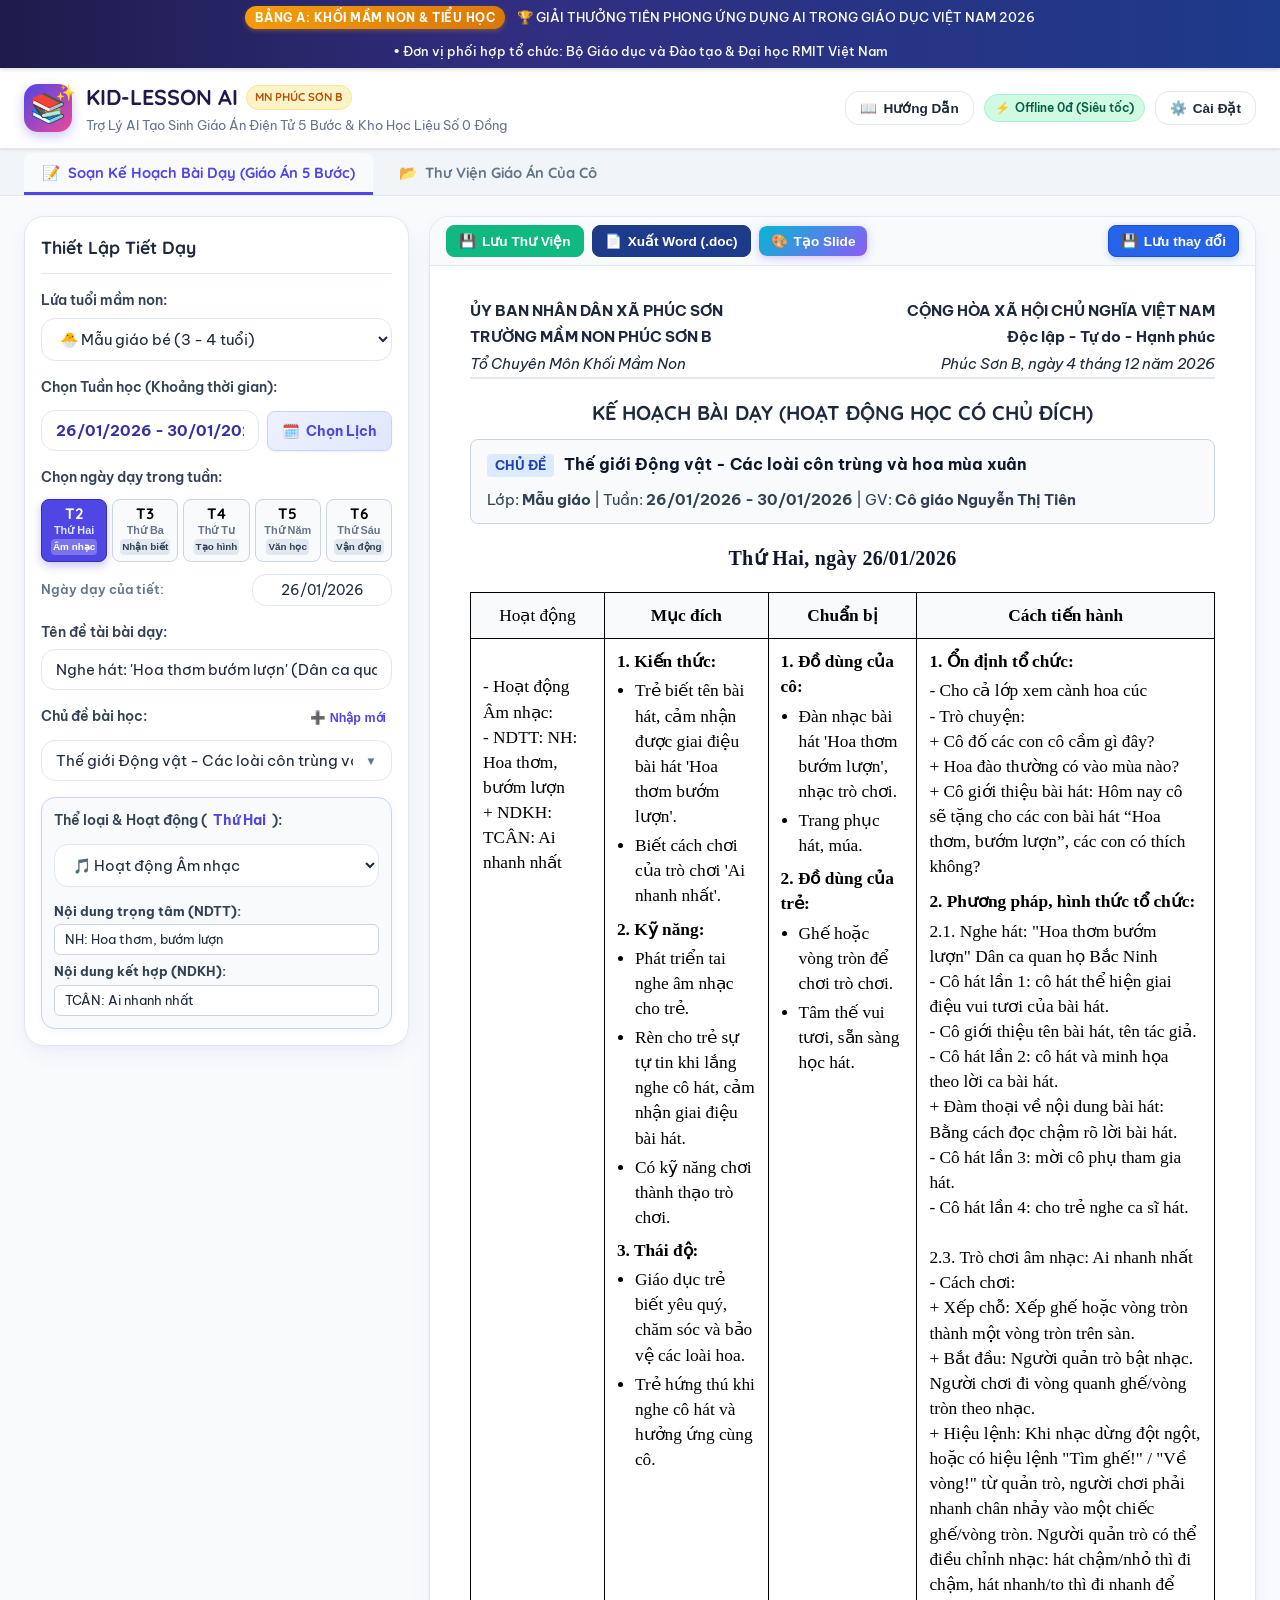
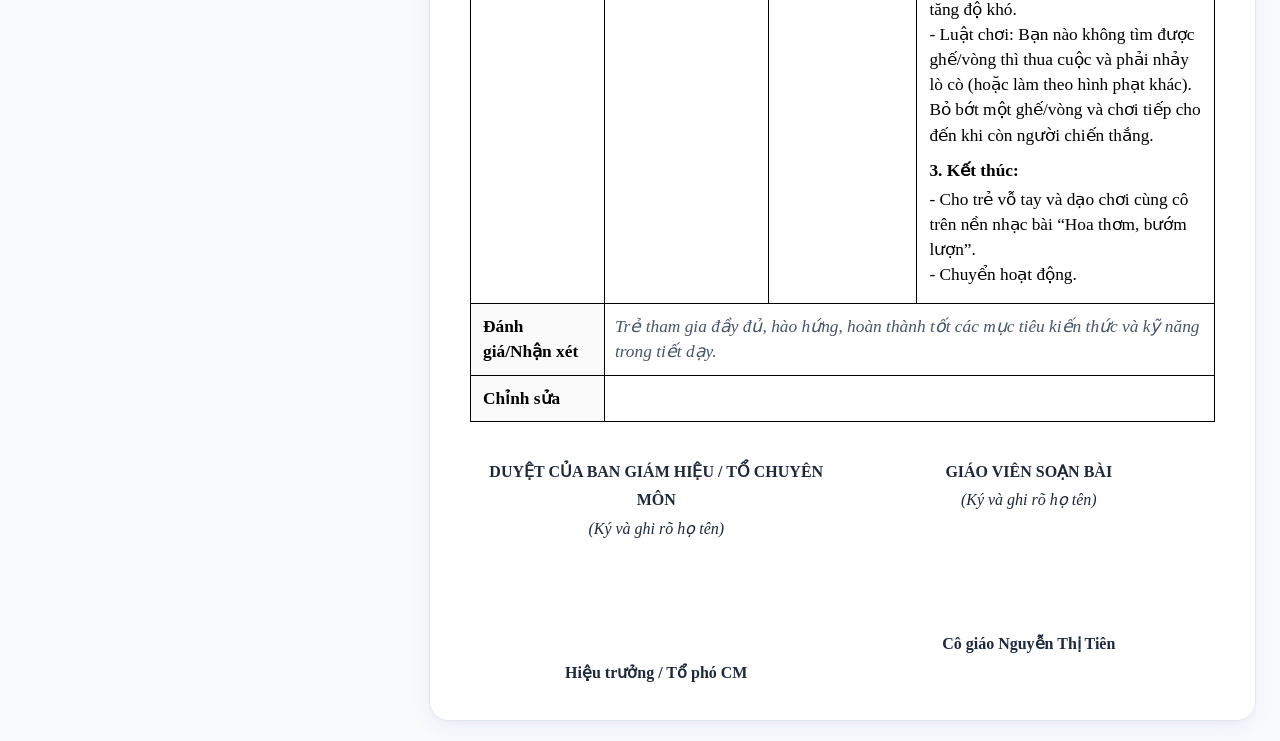
<file: index.html>
<!DOCTYPE html>
<html lang="vi">
<head>
  <meta charset="UTF-8">
  <meta name="viewport" content="width=device-width, initial-scale=1.0, maximum-scale=1.0, user-scalable=no, viewport-fit=cover">
  <title>KID-LESSON AI | Trợ Lý Soạn Giáo Án Điện Tử & Kho Học Liệu Số Mầm Non</title>
  <meta name="description" content="Hệ thống Trợ lý Trí tuệ nhân tạo tạo sinh trong xây dựng Kế hoạch bài dạy (Giáo án) điện tử 5 bước chuẩn Bộ GD&ĐT và thiết kế kho học liệu số đa phương tiện 0 đồng tại Trường Mầm non Phúc Sơn B.">
  <meta name="keywords" content="KID-LESSON AI, Giáo án mầm non, Trợ lý AI giáo viên, Học liệu số, Mầm non Phúc Sơn B, Giải thưởng AI GDVN 2026, Bộ GD&ĐT, RMIT">
  <link rel="stylesheet" href="css/style.css?v=1.0">
  <link rel="stylesheet" href="css/print.css?v=1.0" media="print">
  <link rel="icon" href="data:image/svg+xml,<svg xmlns=%22http://www.w3.org/2000/svg%22 viewBox=%220 0 100 100%22><text y=%22.9em%22 font-size=%2290%22>📚</text></svg>">
</head>
<body>

  <!-- DẢI THÔNG TIN DỰ THI QUỐC GIA -->
  <div class="competition-strip">
    <span class="comp-badge">BẢNG A: KHỐI MẦM NON & TIỂU HỌC</span>
    <span>🏆 GIẢI THƯỞNG TIÊN PHONG ỨNG DỤNG AI TRONG GIÁO DỤC VIỆT NAM 2026</span>
    <span>• Đơn vị phối hợp tổ chức: Bộ Giáo dục và Đào tạo & Đại học RMIT Việt Nam</span>
  </div>

  <!-- TOP HEADER -->
  <header class="app-top-header">
    <div class="header-inner">
      <div class="brand-section">
        <div class="brand-icon-wrap">
          <span>📚</span>
          <span class="sparkle-badge">✨</span>
        </div>
        <div class="brand-text-col">
          <h1 class="brand-title">
            KID-LESSON AI
            <span class="brand-tag">MN PHÚC SƠN B</span>
          </h1>
          <p class="brand-sub">Trợ Lý AI Tạo Sinh Giáo Án Điện Tử 5 Bước & Kho Học Liệu Số 0 Đồng</p>
        </div>
      </div>

      <div class="header-actions">
        <!-- Nút Hướng Dẫn Sử Dụng -->
        <button class="btn-header-action" id="btn-open-guide" title="Xem cẩm nang hướng dẫn sử dụng 3 bước">
          <span>📖</span> Hướng Dẫn
        </button>

        <!-- Trạng thái Dual-Engine AI -->
        <div class="engine-status-pill offline" id="engine-status-pill" title="Chế độ vận hành">
          <span>⚡</span> Offline 0đ (Siêu tốc)
        </div>

        <!-- Nút Cài đặt AI & Tác giả -->
        <button class="btn-header-action" id="btn-open-settings" title="Cấu hình Google Gemini AI Key & Thông tin giáo viên">
          <span>⚙️</span> Cài Đặt
        </button>
      </div>
    </div>
  </header>

  <!-- NAVIGATION TABS -->
  <nav class="app-navbar">
    <div class="nav-tabs-container">
      <button class="nav-tab-btn active" data-tab="tab-lesson-plan">
        <span>📝</span> Soạn Kế Hoạch Bài Dạy (Giáo Án 5 Bước)
      </button>
      <button class="nav-tab-btn" data-tab="tab-library">
        <span>📂</span> Thư Viện Giáo Án Của Cô
      </button>
    </div>
  </nav>

  <!-- MAIN WORKSPACE -->
  <main class="app-main-layout">

    <!-- ==========================================
         TAB 1: SOẠN KẾ HOẠCH BÀI DẠY (GIÁO ÁN ĐIỆN TỬ 5 BƯỚC)
         ========================================== -->
    <section class="tab-content-panel active" id="tab-lesson-plan">
      <div class="workspace-grid">
        
        <!-- CỘT TRÁI: BẢNG ĐIỀU KHIỂN & CHỌN ĐỀ TÀI -->
        <aside class="config-sidebar">
          <div class="sidebar-title-row">
            <h3 class="sidebar-heading">
              Thiết Lập Tiết Dạy
            </h3>
          </div>

          <!-- 1. Chọn Lứa Tuổi -->
          <div class="form-group">
            <label class="form-label" for="select-age">
              Lứa tuổi mầm non:
            </label>
            <select class="custom-select" id="select-age">
              <!-- Đổ dữ liệu từ js/data_preschool.js -->
            </select>
          </div>

          <!-- 2. Chọn Tuần Học (Range Date) -->
          <div class="form-group">
            <label class="form-label" for="input-week-range">
              Chọn Tuần học (Khoảng thời gian):
            </label>
            <div class="week-input-wrapper">
              <input type="text" class="custom-input" id="input-week-range" 
                     value="26/01/2026 - 30/01/2026" 
                     placeholder="DD/MM/YYYY - DD/MM/YYYY" 
                     title="Bấm để mở cửa sổ chọn lịch tuần học">
              <button type="button" class="btn-calendar-trigger" id="btn-open-week-calendar" title="Mở Cửa Sổ Chọn Lịch Tuần Học">
                <span>🗓️</span> Chọn Lịch
              </button>
            </div>
          </div>

          <!-- 3. Chọn Ngày Trong Tuần (Thứ 2, 3, 4, 5, 6) -->
          <div class="form-group">
            <label class="form-label">
              Chọn ngày dạy trong tuần:
            </label>
            <!-- Chọn ngày dạy trong tuần -->
            <div class="day-pills-container" id="day-pills-container">
              <button type="button" class="day-pill-btn active" data-day="mon" id="day-pill-mon">
                <span class="day-code">T2</span>
                <span class="day-name">Thứ Hai</span>
                <span class="day-badge" id="badge-mon">Âm nhạc</span>
              </button>
              <button type="button" class="day-pill-btn" data-day="tue" id="day-pill-tue">
                <span class="day-code">T3</span>
                <span class="day-name">Thứ Ba</span>
                <span class="day-badge" id="badge-tue">Nhận biết</span>
              </button>
              <button type="button" class="day-pill-btn" data-day="wed" id="day-pill-wed">
                <span class="day-code">T4</span>
                <span class="day-name">Thứ Tư</span>
                <span class="day-badge" id="badge-wed">Tạo hình</span>
              </button>
              <button type="button" class="day-pill-btn" data-day="thu" id="day-pill-thu">
                <span class="day-code">T5</span>
                <span class="day-name">Thứ Năm</span>
                <span class="day-badge" id="badge-thu">Văn học</span>
              </button>
              <button type="button" class="day-pill-btn" data-day="fri" id="day-pill-fri">
                <span class="day-code">T6</span>
                <span class="day-name">Thứ Sáu</span>
                <span class="day-badge" id="badge-fri">Vận động</span>
              </button>
            </div>
            <div style="display: flex; align-items: center; justify-content: space-between; margin-top: 6px;">
              <span style="font-size: 0.8rem; color: #64748b; font-weight: 600;">Ngày dạy của tiết:</span>
              <input type="text" class="custom-input" id="input-lesson-date" value="26/01/2026" placeholder="DD/MM/YYYY" style="width: 140px; padding: 6px 10px; font-size: 0.85rem; text-align: center;">
            </div>
          </div>

          <!-- 4. Tên đề tài bài học -->
          <div class="form-group">
            <label class="form-label" for="input-lesson-title">
              Tên đề tài bài dạy:
            </label>
            <input type="text" class="custom-input" id="input-lesson-title" 
                   value="Nghe hát: 'Hoa thơm bướm lượn' (Dân ca quan họ Bắc Ninh)" 
                   placeholder="Nhập tên đề tài bài dạy...">
          </div>

          <!-- 5. Chủ đề bài dạy (Combobox chọn nhanh & gõ tự do) -->
          <div class="form-group" style="position: relative; z-index: 10;">
            <div style="display: flex; justify-content: space-between; align-items: center; flex-wrap: wrap; gap: 4px;">
              <label class="form-label" for="input-topic" style="margin-bottom: 0;">
                Chủ đề bài học:
              </label>
              <div style="display: flex; gap: 6px; align-items: center;">
                <button type="button" class="btn-text-action" id="btn-clear-topic" title="Xóa để gõ chủ đề mới">
                  ➕ Nhập mới
                </button>
              </div>
            </div>

            <!-- Combobox đơn ô: Bấm vào là hiện toàn bộ danh sách chọn ngay mà không cần xóa chữ -->
            <div class="topic-combobox-wrapper" id="topic-combobox-wrapper" style="margin-top: 6px;">
              <input type="text" class="custom-input" id="input-topic" 
                     value="Thế giới Động vật - Các loài côn trùng và hoa mùa xuân" 
                     placeholder="Bấm vào để chọn chủ đề hoặc gõ chủ đề mới..."
                     autocomplete="off">
              <button type="button" class="btn-combobox-arrow" id="btn-toggle-topic-dropdown" title="Bấm mở danh sách tất cả chủ đề" tabindex="-1">
                ▼
              </button>
              <div class="topic-dropdown-menu" id="topic-dropdown-menu" style="display: none;">
                <!-- Đổ danh sách 24 chủ đề mầm non -->
              </div>
            </div>
          </div>

          <!-- 6. CẤU HÌNH THỂ LOẠI & NỘI DUNG HOẠT ĐỘNG (CHO NGÀY ĐANG CHỌN) -->
          <div class="form-group config-card-highlight">
            <div class="activity-config-header">
              <label class="form-label" for="select-activity-type" style="margin-bottom: 0;">
                Thể loại & Hoạt động (<strong id="active-day-label" style="color: #4f46e5;">Thứ Hai</strong>):
              </label>
            </div>

            <!-- Loại hoạt động chính -->
            <select class="custom-select" id="select-activity-type" style="margin-top: 6px;">
              <!-- Đổ từ data_preschool.js activityTypes -->
            </select>

            <!-- Các nội dung con linh hoạt theo từng thể loại hoạt động -->
            <div id="activity-subfields-container" style="margin-top: 8px; display: flex; flex-direction: column; gap: 6px;">
              <!-- Render động theo sơ đồ phân cấp từng thể loại hoạt động -->
            </div>
          </div>
        </aside>

        <!-- CỘT PHẢI: KẾ HOẠCH BÀI DẠY (GIÁO ÁN CHI TIẾT) -->
        <section class="lesson-display-container" id="lesson-display-container">
          <!-- Đổ nội dung giáo án hoàn chỉnh từ js/app.js -->
        </section>

      </div>
    </section>

    <!-- ==========================================
         TAB 2: THƯ VIỆN BÀI DẠY CỦA CÔ (LOCAL STORAGE LIBRARY)
         ========================================== -->
    <section class="tab-content-panel" id="tab-library">
      <div class="library-container">
        <div class="library-top-bar">
          <div>
            <h2 style="font-family: var(--font-heading); font-size: 1.4rem; color: #1e1b4b; display: flex; align-items: center; gap: 8px;">
              <span>📂</span> Kho Giáo Án & Học Liệu Đã Lưu
            </h2>
            <p style="font-size: 0.85rem; color: #64748b;">
              Toàn bộ bài dạy của cô được bảo mật lưu trên máy tính cá nhân (không lộ thông tin lên mạng).
            </p>
          </div>
          <div style="display: flex; gap: 10px; flex-wrap: wrap;">
            <button class="btn-tool" id="btn-export-library-json" title="Xuất toàn bộ giáo án ra file JSON để sao lưu hoặc gửi cho đồng nghiệp">
              <span>📤</span> Xuất File Sao Lưu
            </button>
            <button class="btn-tool" id="btn-import-library-json" title="Nhập danh sách giáo án từ file sao lưu JSON">
              <span>📥</span> Nhập File Giáo Án
            </button>
            <input type="file" id="file-import-input" accept=".json" style="display: none;">
          </div>
        </div>

        <div class="library-cards-grid" id="library-cards-grid">
          <!-- Đổ danh sách bài dạy đã lưu từ LocalStorage -->
        </div>
      </div>
    </section>

  </main>

  <!-- ==========================================
       MODAL: CÀI ĐẶT CẤU HÌNH AI & TÁC GIẢ
       ========================================== -->
  <div class="modal-backdrop" id="modal-settings">
    <div class="modal-window">
      <div class="modal-header">
        <h3 class="modal-title">
          <span>⚙️</span> Cài Đặt Trợ Lý AI & Thông Tin Sư Phạm
        </h3>
        <button type="button" class="btn-tool" id="btn-close-settings" style="border: none; font-size: 1.2rem;">✖</button>
      </div>
      <div class="modal-body">
        <div class="form-group">
          <label class="form-label" for="input-gemini-key">
            <span>🔑</span> Google Gemini API Key (Tùy chọn):
          </label>
          <div class="key-input-wrapper">
            <input type="password" class="custom-input" id="input-gemini-key" placeholder="AIzaSy... (Để trống để dùng chế độ Offline 0đ)">
            <button type="button" class="btn-toggle-eye" id="btn-toggle-key-visibility" title="Hiện/Ẩn mã Key">👁️</button>
            <button type="button" class="btn-test-key" id="btn-test-gemini-key" title="Kiểm tra kết nối trực tiếp với Google Gemini AI">⚡ Kiểm tra kết nối</button>
          </div>

          <!-- Banner phản hồi trạng thái Key trực quan theo thời gian thực -->
          <div id="key-status-banner" class="key-status-banner offline">
            <span class="status-banner-icon" id="key-status-icon">⚡</span>
            <div class="status-banner-body">
              <div class="status-banner-title" id="key-status-title">Chế độ Sư Phạm Heuristic Offline 0đ</div>
              <div class="status-banner-desc" id="key-status-desc">Hệ thống sẵn sàng hoạt động 100% không cần key, không cần Internet, chi phí 0đ.</div>
            </div>
          </div>

          <p style="font-size: 0.78rem; color: #64748b; margin-top: 4px;">
            💡 <em>KID-LESSON AI hoạt động 100% mượt mà ngay cả khi không có Key. Khi dán Key cá nhân, hệ thống sẽ tự động chuyển sang chế độ Cloud AI để sinh kế hoạch bài dạy và học liệu độc đáo không giới hạn.</em>
          </p>
        </div>

        <div class="form-group">
          <label class="form-label" for="select-gemini-model">
            <span>🧠</span> Mô hình AI sử dụng (Dùng chung 1 Key trên):
          </label>
          <select class="custom-select" id="select-gemini-model">
            <option value="gemini-2.5-flash">⚡ Gemini 2.5 Flash (Nhanh nhất & Tối ưu giáo dục - Khuyên dùng)</option>
            <option value="gemini-2.5-pro">💎 Gemini 2.5 Pro (Cao cấp nhất - Tư duy sư phạm & Sáng tạo thơ đỉnh cao)</option>
            <option value="gemini-1.5-pro">🌟 Gemini 1.5 Pro (Chuyên sâu, chuẩn cấu trúc Thông tư 51 Bộ GD&ĐT)</option>
            <option value="gemini-1.5-flash">🚀 Gemini 1.5 Flash (Bền bỉ, tiết kiệm hạn ngạch gọi)</option>
            <option value="custom">🛠️ Tùy chỉnh (Nhập mã mô hình khác...)</option>
          </select>
          <div id="wrapper-custom-model" style="display: none; margin-top: 6px;">
            <input type="text" class="custom-input" id="input-custom-model" placeholder="Nhập tên mô hình, ví dụ: gemini-2.0-flash-exp">
          </div>
          <p style="font-size: 0.78rem; color: #475569; margin-top: 4px; line-height: 1.45;">
            💡 <em><strong>Tin vui:</strong> Cùng 1 Google API Key, cô có toàn quyền sử dụng cả dòng mô hình <strong>Pro cao cấp</strong> lẫn dòng <strong>Flash</strong> mà không cần tạo key mới! Dòng <strong>Pro</strong> sáng tác thơ, truyện và kịch bản sư phạm tinh tế nhất; dòng <strong>Flash</strong> cho tốc độ phản hồi tức thì.</em>
          </p>
        </div>

        <div class="form-group">
          <label class="form-label" for="input-teacher-name">
            <span>👩‍🏫</span> Tên cô giáo phụ trách bài dạy:
          </label>
          <input type="text" class="custom-input" id="input-teacher-name" value="Cô giáo Nguyễn Thị Tiên" placeholder="Ví dụ: Cô giáo Nguyễn Thị Tiên">
        </div>

        <div class="form-group">
          <label class="form-label" for="input-school-name">
            <span>🏫</span> Đơn vị công tác:
          </label>
          <input type="text" class="custom-input" id="input-school-name" value="Trường Mầm non Phúc Sơn B" placeholder="Ví dụ: Trường Mầm non Phúc Sơn B">
        </div>
      </div>
      <div class="modal-footer">
        <button type="button" class="btn-primary" id="btn-save-settings">
          Lưu Cấu Hình
        </button>
      </div>
    </div>
  </div>

  <!-- ==========================================
       MODAL: HƯỚNG DẪN SỬ DỤNG 3 BƯỚC
       ========================================== -->
  <div class="modal-backdrop" id="modal-guide">
    <div class="modal-window">
      <div class="modal-header">
        <h3 class="modal-title">
          <span>📖</span> Cẩm Nang 3 Bước Soạn Bài Cùng KID-LESSON AI
        </h3>
        <button type="button" class="btn-tool" id="btn-close-guide" style="border: none; font-size: 1.2rem;">✖</button>
      </div>
      <div class="modal-body" style="line-height: 1.6;">
        <!-- BƯỚC 1 -->
        <div style="background: #eef2ff; padding: 14px 16px; border-radius: 12px; margin-bottom: 12px; border-left: 4px solid #4f46e5;">
          <strong style="color: #1e1b4b; font-size: 1rem; display: flex; align-items: center; gap: 8px; margin-bottom: 6px;">
            <span>🎯</span> Bước 1: Thiết lập tiết dạy trong tuần
          </strong>
          <p style="font-size: 0.88rem; color: #475569; margin: 0; line-height: 1.5;">
            Cô chọn <strong>Lứa tuổi</strong>, <strong>Tuần học</strong>, bấm chọn <strong>Thứ trong tuần (T2 - T6)</strong>, chọn <strong>Thể loại hoạt động</strong> (Âm nhạc, Nhận biết, Tạo hình, Văn học, Phát triển giáo dục), nhập <strong>Chủ đề</strong> và <strong>Tên đề tài bài dạy</strong> (hoặc cấu hình các nội dung con bên trong).
          </p>
        </div>

        <!-- BƯỚC 2 -->
        <div style="background: #ecfdf5; padding: 14px 16px; border-radius: 12px; margin-bottom: 12px; border-left: 4px solid #10b981;">
          <strong style="color: #064e3b; font-size: 1rem; display: flex; align-items: center; gap: 8px; margin-bottom: 6px;">
            <span>✨</span> Bước 2: AI tự động lập Kế hoạch bài dạy
          </strong>
          <p style="font-size: 0.88rem; color: #475569; margin: 0; line-height: 1.5;">
            Hệ thống tự động cấu trúc bảng 4 cột và cập nhật real-time theo từng lựa chọn của cô: <em>3 Mục tiêu (Kiến thức - Kỹ năng - Thái độ)</em>, <em>Đồ dùng chuẩn bị (Cô & Trẻ)</em>, và <em>Tiến trình 3 bước sư phạm hoàn chỉnh</em>. Thầy/cô chỉ cần bấm <strong>"Lưu thay đổi"</strong> để lưu bài dạy.
          </p>
        </div>

        <!-- BƯỚC 3 -->
        <div style="background: #fffbeb; padding: 14px 16px; border-radius: 12px; border-left: 4px solid #f59e0b;">
          <strong style="color: #78350f; font-size: 1rem; display: flex; align-items: center; gap: 8px; margin-bottom: 6px;">
            <span>🚀</span> Bước 3: Duyệt bài, Xuất Word & Tạo Slide Canva
          </strong>
          <p style="font-size: 0.88rem; color: #475569; margin-bottom: 6px; line-height: 1.5;">
            Cô bấm trực tiếp vào văn bản trên trang giáo án để chỉnh sửa theo ý mình (Human-in-the-Loop), sau đó sử dụng 3 công cụ trên thanh công cụ:
          </p>
          <ul style="font-size: 0.85rem; color: #475569; padding-left: 18px; line-height: 1.5; margin: 0;">
            <li><strong>💾 Lưu Thư Viện:</strong> Lưu trữ an toàn trong kho bài dạy cá nhân trên máy tính.</li>
            <li><strong>📄 Xuất Word (.doc):</strong> Xuất file Word bảng kẻ ô 4 cột chuẩn thể thức quản lý nhà nước nộp chuyên môn.</li>
            <li><strong>🎨 Tạo Slide:</strong> Tải file PowerPoint (.pptx) kéo thả 1-click vào Canva, sao chép dàn ý cho Canva AI, hoặc mở trình chiếu trực tiếp trên Smart TV lớp học có giọng đọc AI tiếng Việt.</li>
          </ul>
        </div>
      </div>
      <div class="modal-footer">
        <button type="button" class="btn-primary" onclick="document.getElementById('modal-guide').classList.remove('active')">
          Đã Hiểu & Bắt Đầu
        </button>
      </div>
    </div>
  </div>

  <!-- ==========================================
       MODAL: CỬA SỔ CHỌN LỊCH TUẦN HỌC & NGÀY DẠY
       ========================================== -->
  <div class="modal-backdrop" id="modal-calendar-picker">
    <div class="modal-window calendar-modal-window">
      <!-- HEADER -->
      <div class="modal-header">
        <div class="cal-header-title-wrap">
          <h3 class="modal-title">
            <span class="cal-title-icon">🗓️</span> Cửa Sổ Chọn Tuần Học & Lịch Dạy
          </h3>
          <p class="cal-header-subtitle">
            Bấm 1 ngày bất kỳ để tự động lấy trọn tuần dạy (Thứ 2 - Thứ 6) hoặc chọn khoảng ngày tùy ý
          </p>
        </div>
        <button type="button" class="btn-tool" id="btn-close-calendar" style="border: none; font-size: 1.25rem;">✖</button>
      </div>

      <div class="modal-body calendar-modal-body">
        <!-- 1. THANH ĐIỀU HƯỚNG THÁNG / NĂM -->
        <div class="cal-nav-bar">
          <button type="button" class="btn-cal-nav" id="btn-cal-prev-month" title="Tháng trước">
            ◀ Tháng trước
          </button>
          <div class="cal-month-year-pickers">
            <select class="cal-select" id="cal-select-month" title="Chọn tháng">
              <!-- Tháng 1 -> 12 -->
            </select>
            <select class="cal-select" id="cal-select-year" title="Chọn năm">
              <!-- 2024 -> 2030 -->
            </select>
            <button type="button" class="btn-cal-today" id="btn-cal-today" title="Về hôm nay">
              Hôm nay
            </button>
          </div>
          <button type="button" class="btn-cal-nav" id="btn-cal-next-month" title="Tháng sau">
            Tháng sau ▶
          </button>
        </div>

        <!-- 2. LƯỚI LỊCH (CALENDAR GRID) -->
        <div class="cal-grid-wrapper">
          <table class="cal-table" id="cal-table">
            <thead>
              <tr>
                <th class="cal-th-week" title="Tuần học trong năm">Tuần</th>
                <th class="cal-th cal-th-weekday">T2</th>
                <th class="cal-th cal-th-weekday">T3</th>
                <th class="cal-th cal-th-weekday">T4</th>
                <th class="cal-th cal-th-weekday">T5</th>
                <th class="cal-th cal-th-weekday">T6</th>
                <th class="cal-th cal-th-weekend">T7</th>
                <th class="cal-th cal-th-weekend">CN</th>
              </tr>
            </thead>
            <tbody id="cal-tbody">
              <!-- Render tự động bởi js/calendar_picker.js -->
            </tbody>
          </table>
        </div>

        <!-- 3. BẢNG XEM TRƯỚC KHOẢNG TUẦN & 5 NGÀY DẠY -->
        <div class="cal-preview-card">
          <div class="cal-preview-header">
            <span class="cal-preview-badge">Tuần học đang chọn</span>
            <strong class="cal-preview-range-text" id="cal-preview-range-text">26/01/2026 - 30/01/2026</strong>
            <span class="cal-preview-count-pill" id="cal-preview-count-pill">5 ngày dạy</span>
          </div>
          <div class="cal-preview-days-grid" id="cal-preview-days-grid">
            <!-- 5 ngày T2 -> T6 với badge hoạt động -->
          </div>
        </div>
      </div>

      <!-- FOOTER -->
      <div class="modal-footer cal-modal-footer" style="justify-content: flex-end;">
        <div class="cal-footer-actions">
          <button type="button" class="btn-outline" id="btn-cancel-calendar">Hủy</button>
          <button type="button" class="btn-primary" id="btn-apply-calendar">
            Áp Dụng Tuần Này
          </button>
        </div>
      </div>
    </div>
  </div>

  <!-- ==========================================
       MODAL: CANVA SLIDE STUDIO & TRÌNH CHIẾU AI
       ========================================== -->
  <div class="modal-backdrop" id="modal-canva-studio">
    <div class="modal-window modal-window-wide">
      <div class="modal-header">
        <h3 class="modal-title">
          <span>🎨</span> Studio Slide Canva & Trình Chiếu Bài Giảng AI
        </h3>
        <button type="button" class="btn-tool" id="btn-close-canva-studio" style="border: none; font-size: 1.2rem;">✖</button>
      </div>
      <div class="modal-body">
        <!-- Thông tin bài dạy -->
        <div class="canva-lesson-header">
          <div class="canva-badge-pill" id="canva-preview-day-badge">Thứ Hai • Âm nhạc</div>
          <h2 class="canva-preview-title" id="canva-preview-title">Đề tài bài dạy</h2>
          <p class="canva-preview-sub" id="canva-preview-sub">Chủ đề: Thế giới động vật | Lớp Mẫu giáo (3-4 tuổi)</p>
        </div>

        <!-- 3 Lựa Chọn Hành Động Nhanh -->
        <div class="canva-actions-cards-grid">
          <!-- Card 1: Xuất PPTX kéo thả Canva -->
          <div class="canva-action-card highlight">
            <div class="card-icon-bubble" style="background: #e0f2fe; color: #0284c7;">📥</div>
            <h4>Tải File .pptx Kéo Thả Vào Canva</h4>
            <p>File PowerPoint chuẩn tỷ lệ 16:9, typography và màu sắc mầm non. Chỉ cần kéo thả file vào Canva là có ngay slide bài giảng lung linh.</p>
            <div class="card-btns-row">
              <button type="button" class="btn-primary" id="btn-download-pptx-canva">
                <span>⚡</span> Tải File .pptx (Chuẩn Canva)
              </button>
              <button type="button" class="btn-outline" id="btn-open-canva-web">
                <span>🚀</span> Mở Canva (canva.com)
              </button>
            </div>
            <div class="canva-step-guide">
              <span>💡 Cách dùng: <strong>1.</strong> Bấm tải file .pptx ➔ <strong>2.</strong> Mở Canva ➔ <strong>3.</strong> Kéo thả file vừa tải vào Canva để chọn theme mầm non & sticker động!</span>
            </div>
          </div>

          <!-- Card 2: Trình chiếu Smart TV Trực Tiếp -->
          <div class="canva-action-card">
            <div class="card-icon-bubble" style="background: #ecfdf5; color: #059669;">🖥️</div>
            <h4>Trình Chiếu Smart TV Trực Tiếp (0đ)</h4>
            <p>Trình chiếu slide tương tác ngay trên trình duyệt lớp học. Chạy 100% Offline, tích hợp giọng đọc AI tiếng Việt và âm thanh chúc mừng.</p>
            <div class="card-btns-row">
              <button type="button" class="btn-success" id="btn-launch-smart-tv">
                <span>▶️</span> Bắt Đầu Chiếu Toàn Màn Hình
              </button>
            </div>
            <div class="canva-step-guide">
              <span>💡 Dành cho lớp học có Smart TV hoặc máy chiếu, không cần mạng Internet.</span>
            </div>
          </div>

          <!-- Card 3: Sao chép Dàn ý cho Canva AI -->
          <div class="canva-action-card">
            <div class="card-icon-bubble" style="background: #fef3c7; color: #d97706;">📋</div>
            <h4>Sao Chép Dàn Ý Cho Canva Magic AI</h4>
            <p>Dán vào tính năng <em>Magic Design for Presentations</em> của Canva để Canva AI tự vẽ hình minh họa và tạo thiết kế tự động.</p>
            <div class="card-btns-row">
              <button type="button" class="btn-outline" id="btn-copy-canva-prompt">
                <span>📋</span> Sao Chép Dàn Ý Slide AI
              </button>
            </div>
            <div class="canva-step-guide">
              <span>💡 Mở Canva ➔ Chọn Magic Design ➔ Dán dàn ý để AI tự động vẽ layout.</span>
            </div>
          </div>
        </div>

        <!-- Xem trước danh sách 6 slide thu nhỏ kèm ảnh minh họa -->
        <div class="canva-preview-section">
          <div style="display: flex; justify-content: space-between; align-items: center; margin-bottom: 12px; flex-wrap: wrap; gap: 8px;">
            <h4 style="font-size: 1rem; color: #1e293b; margin: 0; display: flex; align-items: center; gap: 8px;">
              <span>📑</span> Danh Sách 6 Slide Kèm Ảnh Minh Họa Sư Phạm:
            </h4>
            <button type="button" class="btn-text-action" id="btn-reset-slide-images" style="font-size: 0.8rem; color: #64748b;" title="Khôi phục lại toàn bộ ảnh minh họa mầm non ban đầu">
              🔄 Khôi phục ảnh gốc
            </button>
          </div>
          <div class="canva-slides-thumbnails" id="canva-slides-thumbnails">
            <!-- Đổ 6 thẻ slide từ canva_slide_builder.js -->
          </div>
        </div>
      </div>
      <div class="modal-footer">
        <button type="button" class="btn-secondary" id="btn-close-canva-footer">
          Đóng Hộp Thoại
        </button>
      </div>
    </div>
  </div>

  <!-- ==========================================
       MODAL: TRÌNH CHIẾU SMART TV LỚP HỌC (FULLSCREEN SLIDE PLAYER)
       ========================================== -->
  <div class="smart-tv-presentation-overlay" id="modal-smart-tv-presentation">
    <div class="tv-player-header">
      <div class="tv-player-brand">
        <span class="tv-live-badge">🔴 SMART TV MODE</span>
        <span class="tv-school-title">Trường Mầm Non Phúc Sơn B • Lớp Học Thông Minh</span>
      </div>
      <div class="tv-player-controls">
        <button type="button" class="btn-tv-tool" id="btn-tv-speak" title="Đọc nội dung bài học bằng giọng đọc AI tiếng Việt">
          <span>🔊</span> Đọc Cho Bé Nghe
        </button>
        <button type="button" class="btn-tv-tool" id="btn-tv-fullscreen" title="Phóng to / Thu nhỏ toàn màn hình">
          <span>⛶</span> Toàn Màn Hình
        </button>
        <button type="button" class="btn-tv-tool btn-tv-close" id="btn-tv-close" title="Thoát trình chiếu (Phím ESC)">
          <span>✖</span> Thoát
        </button>
      </div>
    </div>

    <!-- KHUNG CHIẾU SLIDE 16:9 CHÍNH -->
    <div class="tv-slide-screen">
      <div class="tv-slide-viewport" id="smart-tv-slide-viewport">
        <!-- Đổ động từ CanvaSlideBuilder.renderTvSlide() -->
      </div>
    </div>

    <!-- THANH ĐIỀU KHIỂN CHUYỂN SLIDE PHÍA DƯỚI -->
    <div class="tv-player-footer">
      <button type="button" class="btn-tv-nav" id="btn-tv-prev">
        <span>❮</span> Trang Trước
      </button>
      <div class="tv-slide-counter-pill" id="smart-tv-counter">
        Slide 1 / 6
      </div>
      <button type="button" class="btn-tv-nav primary" id="btn-tv-next">
        <span>Trang Sau</span> ❯
      </button>
    </div>
  </div>

  <!-- MODAL: NHẮC NHỞ LƯU THAY ĐỔI TRƯỚC KHI THAO TÁC -->
  <div class="modal-backdrop" id="modal-unsaved-warning" style="display: none; z-index: 9999;">
    <div class="modal-window" style="max-width: 480px; text-align: center; padding: 26px 24px; border-radius: 16px; box-shadow: 0 20px 40px rgba(0,0,0,0.25);">
      <div style="width: 58px; height: 58px; margin: 0 auto 14px auto; border-radius: 50%; background: #fef3c7; color: #d97706; display: flex; align-items: center; justify-content: center; font-size: 1.8rem; box-shadow: 0 4px 12px rgba(217, 119, 6, 0.2);">
        ⚠️
      </div>
      <h3 style="font-size: 1.25rem; font-weight: 800; color: #1e293b; margin-bottom: 8px; font-family: var(--font-heading);">
        Chưa Lưu Thay Đổi Giáo Án!
      </h3>
      <p style="font-size: 0.92rem; color: #475569; line-height: 1.6; margin-bottom: 22px;">
        Thầy/cô vừa có các chỉnh sửa nội dung bài dạy nhưng chưa lưu lại. Vui lòng bấm nút <strong>"Lưu thay đổi"</strong> để cập nhật bản giáo án mới nhất trước khi thực hiện thao tác này.
      </p>
      <div style="display: flex; gap: 10px; justify-content: center; flex-wrap: wrap;">
        <button type="button" class="btn-outline" id="btn-unsaved-dismiss" style="padding: 9px 18px; font-weight: 600;">
          Quay lại
        </button>
        <button type="button" class="btn-primary" id="btn-unsaved-save-continue" style="padding: 9px 20px; font-weight: 700; background: #2563eb;">
          Lưu thay đổi & Tiếp tục
        </button>
      </div>
    </div>
  </div>

  <!-- CANVAS CONFETTI HIỆU ỨNG PHÁO HOA GIẤY -->
  <canvas id="confetti-canvas"></canvas>

  <!-- JAVASCRIPT MODULES -->
  <script src="js/pptxgen.bundle.js"></script>
  <script src="js/data_preschool.js?v=1.2"></script>
  <script src="js/theme_pedagogy.js?v=1.2"></script>
  <script src="js/speech.js?v=1.2"></script>
  <script src="js/ai_engine.js?v=1.2"></script>
  <script src="js/games.js?v=1.2"></script>
  <script src="js/canva_slide_builder.js?v=1.2"></script>
  <script src="js/calendar_picker.js?v=1.2"></script>
  <script src="js/app.js?v=1.2"></script>
</body>
</html>
</file>
<file: css/style.css>
/* ==========================================================================
   KID-LESSON AI - TRỢ LÝ SOẠN GIÁO ÁN & HỌC LIỆU SỐ MẦM NON
   Trường Mầm non Phúc Sơn B | Bảng A - Giải Thưởng AI Giáo Dục Việt Nam 2026
   ========================================================================== */

@import url('https://fonts.googleapis.com/css2?family=Quicksand:wght@400;500;600;700&family=Be+Vietnam+Pro:wght@400;500;600;700;800&display=swap');

:root {
  /* Bảng màu chính - Rực rỡ, ấm áp, đậm chất sư phạm mầm non */
  --primary: #4f46e5;
  --primary-light: #818cf8;
  --primary-dark: #3730a3;
  --primary-bg: #eef2ff;

  --accent-sun: #f59e0b;
  --accent-sun-light: #fef3c7;
  --accent-coral: #f43f5e;
  --accent-coral-light: #ffe4e6;
  --accent-mint: #10b981;
  --accent-mint-light: #d1fae5;
  --accent-sky: #0ea5e9;
  --accent-sky-light: #e0f2fe;
  --accent-purple: #8b5cf6;
  --accent-purple-light: #ede9fe;

  --text-main: #1e293b;
  --text-muted: #64748b;
  --text-light: #94a3b8;

  --bg-app: #f8fafc;
  --bg-card: #ffffff;
  --bg-elevated: #ffffff;
  --border-color: #e2e8f0;

  --radius-sm: 8px;
  --radius-md: 14px;
  --radius-lg: 20px;
  --radius-full: 9999px;

  --shadow-sm: 0 1px 3px rgba(0,0,0,0.06), 0 1px 2px rgba(0,0,0,0.04);
  --shadow-md: 0 4px 6px -1px rgba(0,0,0,0.08), 0 2px 4px -2px rgba(0,0,0,0.05);
  --shadow-lg: 0 10px 15px -3px rgba(0,0,0,0.08), 0 4px 6px -4px rgba(0,0,0,0.04);
  --shadow-card: 0 8px 24px -4px rgba(79, 70, 229, 0.08), 0 2px 6px -2px rgba(0,0,0,0.04);

  --font-heading: 'Quicksand', -apple-system, BlinkMacSystemFont, sans-serif;
  --font-body: 'Be Vietnam Pro', -apple-system, BlinkMacSystemFont, sans-serif;
}

*, *::before, *::after {
  box-sizing: border-box;
  margin: 0;
  padding: 0;
}

body {
  font-family: var(--font-body);
  color: var(--text-main);
  background-color: var(--bg-app);
  line-height: 1.6;
  min-height: 100vh;
  display: flex;
  flex-direction: column;
  overflow-x: hidden;
}

/* ==========================================================================
   1. DẢI THÔNG TIN DỰ THI QUỐC GIA (TOP RIBBON)
   ========================================================================== */
.competition-strip {
  background: linear-gradient(90deg, #1e1b4b 0%, #312e81 40%, #1e3a8a 100%);
  color: #f8fafc;
  font-size: 0.82rem;
  padding: 6px 16px;
  display: flex;
  align-items: center;
  justify-content: center;
  gap: 12px;
  flex-wrap: wrap;
  font-weight: 500;
  box-shadow: 0 2px 4px rgba(0,0,0,0.12);
  z-index: 100;
}

.comp-badge {
  background: linear-gradient(135deg, #f59e0b, #d97706);
  color: #fff;
  font-weight: 700;
  padding: 2px 10px;
  border-radius: var(--radius-full);
  font-size: 0.75rem;
  text-transform: uppercase;
  letter-spacing: 0.5px;
  box-shadow: 0 2px 4px rgba(245, 158, 11, 0.3);
}

/* ==========================================================================
   2. APP TOP HEADER
   ========================================================================== */
.app-top-header {
  background: var(--bg-card);
  border-bottom: 1px solid var(--border-color);
  padding: 12px 24px;
  position: sticky;
  top: 0;
  z-index: 90;
  box-shadow: var(--shadow-sm);
}

.header-inner {
  max-width: 1440px;
  margin: 0 auto;
  display: flex;
  align-items: center;
  justify-content: space-between;
  gap: 16px;
}

.brand-section {
  display: flex;
  align-items: center;
  gap: 14px;
}

.brand-icon-wrap {
  width: 48px;
  height: 48px;
  border-radius: var(--radius-md);
  background: linear-gradient(135deg, #4f46e5, #ec4899);
  display: flex;
  align-items: center;
  justify-content: center;
  font-size: 1.8rem;
  position: relative;
  box-shadow: 0 4px 12px rgba(79, 70, 229, 0.3);
}

.sparkle-badge {
  position: absolute;
  top: -4px;
  right: -4px;
  font-size: 1rem;
  animation: pulse 2s infinite ease-in-out;
}

@keyframes pulse {
  0%, 100% { transform: scale(1); }
  50% { transform: scale(1.25); }
}

.brand-title {
  font-family: var(--font-heading);
  font-size: 1.35rem;
  font-weight: 800;
  color: #1e1b4b;
  display: flex;
  align-items: center;
  gap: 8px;
}

.brand-tag {
  background: var(--accent-sun-light);
  color: #b45309;
  font-size: 0.72rem;
  font-weight: 700;
  padding: 2px 8px;
  border-radius: var(--radius-full);
  border: 1px solid #fde68a;
}

.brand-sub {
  font-size: 0.82rem;
  color: var(--text-muted);
}

.header-actions {
  display: flex;
  align-items: center;
  gap: 10px;
}

.btn-header-action {
  display: inline-flex;
  align-items: center;
  gap: 6px;
  padding: 8px 14px;
  font-size: 0.85rem;
  font-weight: 600;
  border-radius: var(--radius-md);
  border: 1px solid var(--border-color);
  background: var(--bg-card);
  color: var(--text-main);
  cursor: pointer;
  transition: all 0.2s ease;
  text-decoration: none;
}

.btn-header-action:hover {
  background: #f1f5f9;
  border-color: #cbd5e1;
  transform: translateY(-1px);
}

.btn-header-action.primary {
  background: linear-gradient(135deg, #f59e0b, #d97706);
  color: #fff;
  border-color: #f59e0b;
  box-shadow: 0 2px 6px rgba(245, 158, 11, 0.3);
}

.btn-header-action.primary:hover {
  background: linear-gradient(135deg, #d97706, #b45309);
}

/* ==========================================================================
   3. NAVIGATION TABS
   ========================================================================== */
.app-navbar {
  background: #f1f5f9;
  border-bottom: 1px solid var(--border-color);
  padding: 4px 24px 0 24px;
}

.nav-tabs-container {
  max-width: 1440px;
  margin: 0 auto;
  display: flex;
  gap: 8px;
  overflow-x: auto;
  scrollbar-width: none;
}
.nav-tabs-container::-webkit-scrollbar { display: none; }

.nav-tab-btn {
  display: inline-flex;
  align-items: center;
  gap: 8px;
  padding: 10px 18px;
  font-size: 0.92rem;
  font-weight: 700;
  font-family: var(--font-heading);
  color: var(--text-muted);
  background: transparent;
  border: none;
  border-bottom: 3px solid transparent;
  cursor: pointer;
  border-radius: 8px 8px 0 0;
  transition: all 0.2s ease;
  white-space: nowrap;
}

.nav-tab-btn:hover {
  color: var(--primary);
  background: rgba(255, 255, 255, 0.5);
}

.nav-tab-btn.active {
  color: var(--primary);
  background: var(--bg-app);
  border-bottom-color: var(--primary);
}

/* ==========================================================================
   4. MAIN WORKSPACE LAYOUT (2 CỘT: CẤU HÌNH & BẢNG KẾT QUẢ)
   ========================================================================== */
.app-main-layout {
  max-width: 1440px;
  width: 100%;
  margin: 0 auto;
  padding: 20px 24px;
  flex: 1;
}

.tab-content-panel {
  display: none;
}
.tab-content-panel.active {
  display: block;
}

.workspace-grid {
  display: grid;
  grid-template-columns: 385px minmax(0, 1fr);
  gap: 20px;
  align-items: start;
}

@media (max-width: 1024px) {
  .workspace-grid {
    grid-template-columns: 1fr;
  }
}

/* ==========================================================================
   5. CỘT TRÁI: PANEL THIẾT LẬP BÀI DẠY (SIDEBAR)
   ========================================================================== */
.config-sidebar {
  background: var(--bg-card);
  border-radius: var(--radius-lg);
  border: 1px solid var(--border-color);
  padding: 16px;
  box-shadow: var(--shadow-card);
  display: flex;
  flex-direction: column;
  gap: 16px;
  box-sizing: border-box;
}

.sidebar-title-row {
  display: flex;
  align-items: center;
  justify-content: space-between;
  border-bottom: 1px solid var(--border-color);
  padding-bottom: 12px;
}

.sidebar-heading {
  font-family: var(--font-heading);
  font-size: 1.1rem;
  font-weight: 700;
  color: var(--text-main);
  display: flex;
  align-items: center;
  gap: 8px;
}

.engine-status-pill {
  font-size: 0.75rem;
  font-weight: 600;
  padding: 3px 10px;
  border-radius: var(--radius-full);
  display: inline-flex;
  align-items: center;
  gap: 5px;
}
.engine-status-pill.offline {
  background: var(--accent-mint-light);
  color: #065f46;
  border: 1px solid #a7f3d0;
}
.engine-status-pill.online {
  background: var(--primary-bg);
  color: var(--primary);
  border: 1px solid #c7d2fe;
}

.form-group {
  display: flex;
  flex-direction: column;
  gap: 6px;
}

.form-label {
  font-size: 0.85rem;
  font-weight: 600;
  color: #334155;
  display: flex;
  align-items: center;
  gap: 6px;
}

.custom-select, .custom-input {
  width: 100%;
  padding: 10px 14px;
  border-radius: var(--radius-md);
  border: 1.5px solid var(--border-color);
  background: #fff;
  font-family: var(--font-body);
  font-size: 0.92rem;
  color: var(--text-main);
  outline: none;
  transition: border-color 0.2s ease, box-shadow 0.2s ease;
}

.custom-select:focus, .custom-input:focus {
  border-color: var(--primary);
  box-shadow: 0 0 0 3px rgba(79, 70, 229, 0.15);
}

/* Topic Combobox (Dropdown chọn nhanh + Gõ tự do) */
.topic-combobox-wrapper {
  position: relative;
  width: 100%;
}

.topic-combobox-wrapper .custom-input {
  padding-right: 38px;
  cursor: pointer;
}

.btn-combobox-arrow {
  position: absolute;
  right: 6px;
  top: 50%;
  transform: translateY(-50%);
  width: 30px;
  height: 30px;
  border: none;
  background: transparent;
  color: #64748b;
  font-size: 0.72rem;
  cursor: pointer;
  display: flex;
  align-items: center;
  justify-content: center;
  border-radius: var(--radius-sm, 6px);
  transition: all 0.2s ease;
}

.btn-combobox-arrow:hover {
  background: #f1f5f9;
  color: var(--primary, #4f46e5);
}

.topic-combobox-wrapper.is-open .btn-combobox-arrow {
  transform: translateY(-50%) rotate(180deg);
  color: var(--primary, #4f46e5);
}

.topic-dropdown-menu {
  position: absolute;
  top: calc(100% + 4px);
  left: 0;
  right: 0;
  background: #ffffff;
  border: 1.5px solid var(--border-color, #cbd5e1);
  border-radius: var(--radius-md, 10px);
  box-shadow: 0 10px 25px -5px rgba(0, 0, 0, 0.15), 0 8px 10px -6px rgba(0, 0, 0, 0.1);
  max-height: 290px;
  overflow-y: auto;
  z-index: 1000;
  padding: 6px 0;
  animation: dropdownFadeIn 0.15s ease-out;
}

@keyframes dropdownFadeIn {
  from { opacity: 0; transform: translateY(-4px); }
  to { opacity: 1; transform: translateY(0); }
}

.topic-dropdown-header {
  padding: 6px 14px 4px 14px;
  font-size: 0.72rem;
  font-weight: 700;
  text-transform: uppercase;
  color: #94a3b8;
  letter-spacing: 0.5px;
  background: #f8fafc;
  border-bottom: 1px solid #f1f5f9;
}

.topic-dropdown-item {
  padding: 9px 14px;
  font-size: 0.88rem;
  color: #1e293b;
  cursor: pointer;
  display: flex;
  align-items: center;
  justify-content: space-between;
  gap: 8px;
  transition: background 0.15s ease, color 0.15s ease;
}

.topic-dropdown-item:hover,
.topic-dropdown-item.is-highlighted {
  background: #eef2ff;
  color: #4338ca;
}

.topic-dropdown-item.is-selected {
  background: #eff6ff;
  color: #1d4ed8;
  font-weight: 600;
}

.topic-dropdown-item .topic-item-icon {
  font-size: 1.05rem;
  margin-right: 6px;
  flex-shrink: 0;
}

.topic-dropdown-item .topic-item-text {
  flex: 1;
  white-space: nowrap;
  overflow: hidden;
  text-overflow: ellipsis;
}

.topic-dropdown-item .topic-item-check {
  color: #16a34a;
  font-weight: bold;
  font-size: 0.95rem;
  flex-shrink: 0;
}

.topic-dropdown-empty {
  padding: 12px 14px;
  font-size: 0.85rem;
  color: #64748b;
  text-align: center;
  font-style: italic;
}

/* Input có nút mic */
.input-with-mic {
  position: relative;
  display: flex;
  align-items: center;
}

.input-with-mic .custom-input {
  padding-right: 48px;
}

.btn-mic-record {
  position: absolute;
  right: 6px;
  width: 36px;
  height: 36px;
  border-radius: var(--radius-full);
  border: none;
  background: var(--primary-bg);
  color: var(--primary);
  font-size: 1.1rem;
  display: flex;
  align-items: center;
  justify-content: center;
  cursor: pointer;
  transition: all 0.2s ease;
}

.btn-mic-record:hover {
  background: var(--primary);
  color: #fff;
}

.btn-mic-record.recording {
  background: #f43f5e;
  color: #fff;
  animation: pulse 1s infinite;
}

/* Preset Chips gợi ý nhanh */
.preset-chips-box {
  display: flex;
  flex-wrap: wrap;
  gap: 6px;
  margin-top: 4px;
}

.chip-tag {
  background: #f1f5f9;
  color: #475569;
  font-size: 0.78rem;
  font-weight: 500;
  padding: 4px 10px;
  border-radius: var(--radius-full);
  border: 1px solid #e2e8f0;
  cursor: pointer;
  transition: all 0.15s ease;
  user-select: none;
}

.chip-tag:hover {
  background: var(--primary-bg);
  color: var(--primary);
  border-color: #c7d2fe;
}

/* Nút tạo bài dạy lớn */
.btn-generate-main {
  width: 100%;
  padding: 14px 20px;
  border-radius: var(--radius-md);
  border: none;
  background: linear-gradient(135deg, #4f46e5 0%, #7c3aed 100%);
  color: #fff;
  font-family: var(--font-heading);
  font-size: 1.05rem;
  font-weight: 800;
  cursor: pointer;
  display: flex;
  align-items: center;
  justify-content: center;
  gap: 10px;
  box-shadow: 0 4px 14px rgba(79, 70, 229, 0.35);
  transition: all 0.2s ease;
}

.btn-generate-main:hover {
  transform: translateY(-2px);
  box-shadow: 0 6px 20px rgba(79, 70, 229, 0.45);
}

.btn-generate-main:active {
  transform: translateY(0);
}

/* ==========================================
   6. CỘT PHẢI: KẾ HOẠCH BÀI DẠY (GIÁO ÁN ĐIỆN TỬ)
   ========================================== */
.lesson-display-container {
  background: var(--bg-card);
  border-radius: var(--radius-lg);
  border: 1px solid var(--border-color);
  box-shadow: var(--shadow-card);
  overflow: hidden;
  display: flex;
  flex-direction: column;
}

.lesson-action-toolbar {
  background: #f8fafc;
  border-bottom: 1px solid var(--border-color);
  padding: 12px 20px;
  display: flex;
  align-items: center;
  justify-content: space-between;
  gap: 10px;
  flex-wrap: wrap;
}

.toolbar-title-meta {
  font-size: 0.85rem;
  color: var(--text-muted);
  display: flex;
  align-items: center;
  gap: 8px;
}

.toolbar-btns {
  display: flex;
  align-items: center;
  gap: 8px;
  flex-wrap: wrap;
}

.btn-tool {
  display: inline-flex;
  align-items: center;
  gap: 6px;
  padding: 7px 12px;
  font-size: 0.85rem;
  font-weight: 600;
  border-radius: var(--radius-sm);
  border: 1px solid var(--border-color);
  background: #fff;
  color: var(--text-main);
  cursor: pointer;
  transition: all 0.15s ease;
}

.btn-tool:hover {
  background: #f1f5f9;
  border-color: #cbd5e1;
}

.btn-tool.btn-export-docx {
  background: #1e3a8a;
  color: #fff;
  border-color: #1e3a8a;
}
.btn-tool.btn-export-docx:hover {
  background: #172554;
}

.btn-tool.btn-print {
  background: #0284c7;
  color: #fff;
  border-color: #0284c7;
}

.btn-tool.btn-save-library {
  background: #10b981;
  color: #fff;
  border-color: #10b981;
}

.toolbar-btns-left {
  display: flex;
  align-items: center;
  gap: 8px;
  flex-wrap: wrap;
}

.toolbar-btns-right {
  display: flex;
  align-items: center;
  gap: 8px;
  margin-left: auto;
}

.btn-tool.btn-save-changes {
  background: #2563eb;
  color: #fff;
  border-color: #1d4ed8;
  font-weight: 700;
  box-shadow: 0 2px 6px rgba(37, 99, 235, 0.25);
  transition: all 0.2s ease;
}

.btn-tool.btn-save-changes:hover {
  background: #1d4ed8;
  color: #fff;
  box-shadow: 0 4px 10px rgba(37, 99, 235, 0.35);
  transform: translateY(-1px);
}

.btn-tool.btn-save-changes.is-dirty {
  background: linear-gradient(135deg, #f59e0b 0%, #ea580c 100%);
  border-color: #d97706;
  color: #fff;
  box-shadow: 0 0 0 3px rgba(245, 158, 11, 0.3);
  animation: pulseSaveBtn 2s infinite;
}

.btn-tool.btn-save-changes.highlight-pulse {
  animation: highlightShake 0.6s ease, pulseSaveBtn 1.5s infinite;
}

@keyframes highlightShake {
  0%, 100% { transform: scale(1); }
  25% { transform: scale(1.08) rotate(-2deg); }
  75% { transform: scale(1.08) rotate(2deg); }
}

@keyframes pulseSaveBtn {
  0% { transform: scale(1); box-shadow: 0 0 0 0 rgba(245, 158, 11, 0.45); }
  70% { transform: scale(1.03); box-shadow: 0 0 0 8px rgba(245, 158, 11, 0); }
  100% { transform: scale(1); box-shadow: 0 0 0 0 rgba(245, 158, 11, 0); }
}

/* Thân bài giáo án chuẩn sư phạm */
.lesson-paper {
  padding: 32px 40px;
  background: #fff;
  line-height: 1.8;
  font-size: 0.98rem;
}

.paper-header-table {
  width: 100%;
  margin-bottom: 24px;
  border-bottom: 2px solid #e2e8f0;
  padding-bottom: 16px;
}

.header-left-col {
  text-align: left;
  font-size: 0.9rem;
}

.header-right-col {
  text-align: right;
  font-size: 0.9rem;
}

.paper-title {
  font-family: var(--font-heading);
  font-size: 1.6rem;
  font-weight: 800;
  color: #1e1b4b;
  text-align: center;
  margin: 16px 0 6px 0;
  text-transform: uppercase;
}

.paper-subtitle {
  text-align: center;
  font-size: 0.95rem;
  color: #64748b;
  margin-bottom: 24px;
}

.paper-topic-banner {
  background: linear-gradient(135deg, #f8fafc 0%, #eff6ff 100%);
  border: 1.5px solid #bfdbfe;
  border-radius: 8px;
  padding: 10px 16px;
  margin: 10px 0 18px 0;
}

.paper-section {
  margin-bottom: 24px;
}

.section-head {
  font-family: var(--font-heading);
  font-size: 1.15rem;
  font-weight: 800;
  color: #1e1b4b;
  background: var(--primary-bg);
  padding: 6px 14px;
  border-radius: var(--radius-sm);
  border-left: 4px solid var(--primary);
  margin-bottom: 12px;
}

.sub-section-head {
  font-weight: 700;
  color: #334155;
  margin: 10px 0 4px 0;
  font-size: 0.95rem;
}

.paper-list {
  padding-left: 20px;
  margin-bottom: 8px;
}

.paper-list li {
  margin-bottom: 6px;
}

/* Các bước tiến trình */
.step-card {
  border: 1px solid var(--border-color);
  border-radius: var(--radius-md);
  margin-bottom: 16px;
  overflow: hidden;
  box-shadow: var(--shadow-sm);
}

.step-card-header {
  background: #f8fafc;
  padding: 10px 16px;
  font-weight: 700;
  color: #1e293b;
  border-bottom: 1px solid var(--border-color);
  display: flex;
  align-items: center;
  justify-content: space-between;
}

.step-card-body {
  padding: 14px 18px;
}

.activity-item {
  margin-bottom: 14px;
  padding-bottom: 12px;
  border-bottom: 1px dashed #e2e8f0;
}
.activity-item:last-child {
  border-bottom: none;
  margin-bottom: 0;
  padding-bottom: 0;
}

.activity-speaker {
  font-weight: 700;
  color: var(--primary);
  margin-bottom: 4px;
  display: flex;
  align-items: center;
  gap: 6px;
}

.activity-content {
  color: #334155;
  white-space: pre-line;
}

/* ==========================================================================
   7. PHÂN HỆ 2: SÁNG TÁC THƠ, CÂU ĐỐ & KỊCH BẢN RỐI
   ========================================================================== */
.literary-grid {
  display: grid;
  grid-template-columns: repeat(auto-fit, minmax(360px, 1fr));
  gap: 24px;
}

.literary-card {
  background: var(--bg-card);
  border-radius: var(--radius-lg);
  border: 1px solid var(--border-color);
  padding: 24px;
  box-shadow: var(--shadow-card);
  display: flex;
  flex-direction: column;
  position: relative;
}

.literary-card.poem-theme {
  border-top: 6px solid var(--accent-coral);
  background: linear-gradient(180deg, #fff 0%, #fff1f2 100%);
}

.literary-card.riddle-theme {
  border-top: 6px solid var(--accent-sun);
  background: linear-gradient(180deg, #fff 0%, #fffbeb 100%);
}

.literary-card.puppet-theme {
  border-top: 6px solid var(--accent-purple);
  background: linear-gradient(180deg, #fff 0%, #faf5ff 100%);
}

.lit-card-header {
  display: flex;
  align-items: center;
  justify-content: space-between;
  margin-bottom: 16px;
}

.lit-badge {
  font-size: 0.78rem;
  font-weight: 700;
  padding: 3px 10px;
  border-radius: var(--radius-full);
}

.poem-theme .lit-badge { background: var(--accent-coral-light); color: var(--accent-coral); }
.riddle-theme .lit-badge { background: var(--accent-sun-light); color: #b45309; }
.puppet-theme .lit-badge { background: var(--accent-purple-light); color: var(--accent-purple); }

.lit-title {
  font-family: var(--font-heading);
  font-size: 1.3rem;
  font-weight: 800;
  color: #1e1b4b;
  margin-bottom: 6px;
}

.lit-author {
  font-size: 0.82rem;
  color: var(--text-muted);
  margin-bottom: 16px;
}

.poem-body {
  font-family: var(--font-heading);
  font-size: 1.05rem;
  font-weight: 600;
  color: #334155;
  line-height: 1.9;
  white-space: pre-line;
  background: rgba(255, 255, 255, 0.7);
  padding: 16px;
  border-radius: var(--radius-md);
  border: 1px dashed rgba(244, 63, 94, 0.3);
  margin-bottom: 16px;
}

.lit-actions {
  display: flex;
  gap: 8px;
  margin-top: auto;
}

.btn-lit-action {
  flex: 1;
  padding: 8px 12px;
  font-size: 0.85rem;
  font-weight: 700;
  border-radius: var(--radius-sm);
  border: 1px solid var(--border-color);
  background: #fff;
  cursor: pointer;
  display: inline-flex;
  align-items: center;
  justify-content: center;
  gap: 6px;
  transition: all 0.15s ease;
}

.btn-lit-action:hover {
  background: #f8fafc;
}

/* Thẻ Câu Đố lật mở */
.riddles-list {
  display: flex;
  flex-direction: column;
  gap: 14px;
  margin-bottom: 16px;
}

.riddle-item-box {
  background: rgba(255, 255, 255, 0.8);
  border: 1px solid #fed7aa;
  border-radius: var(--radius-md);
  padding: 14px;
}

.riddle-question {
  font-weight: 600;
  color: #7c2d12;
  white-space: pre-line;
  margin-bottom: 8px;
}

.riddle-reveal-btn {
  background: #ffedd5;
  color: #c2410c;
  border: 1px dashed #fdba74;
  padding: 4px 10px;
  font-size: 0.8rem;
  font-weight: 700;
  border-radius: var(--radius-full);
  cursor: pointer;
}

.riddle-answer {
  display: none;
  margin-top: 8px;
  padding: 8px 12px;
  background: #fef08a;
  color: #854d0e;
  border-radius: var(--radius-sm);
  font-weight: 700;
  font-size: 0.9rem;
}
.riddle-answer.show {
  display: block;
}

/* Kịch bản rối */
.puppet-content {
  font-size: 0.92rem;
  line-height: 1.7;
  color: #334155;
  white-space: pre-line;
  background: rgba(255, 255, 255, 0.7);
  padding: 16px;
  border-radius: var(--radius-md);
  border: 1px dashed rgba(139, 92, 246, 0.3);
  margin-bottom: 16px;
  max-height: 380px;
  overflow-y: auto;
}

/* ==========================================================================
   8. PHÂN HỆ 3: THẺ FLASHCARD & TRANH TÔ MÀU
   ========================================================================== */
.flashcards-grid {
  display: grid;
  grid-template-columns: repeat(auto-fill, minmax(260px, 1fr));
  gap: 20px;
  margin-bottom: 30px;
}

.flashcard-item {
  background: var(--bg-card);
  border-radius: var(--radius-lg);
  border: 2px solid #e2e8f0;
  box-shadow: var(--shadow-card);
  overflow: hidden;
  display: flex;
  flex-direction: column;
  transition: all 0.2s ease;
  position: relative;
}

.flashcard-item:hover {
  transform: translateY(-4px);
  border-color: var(--primary-light);
  box-shadow: 0 12px 24px -6px rgba(79, 70, 229, 0.15);
}

.flashcard-visual {
  height: 160px;
  background: linear-gradient(135deg, #e0e7ff 0%, #fae8ff 100%);
  display: flex;
  align-items: center;
  justify-content: center;
  font-size: 4.5rem;
  border-bottom: 1px solid var(--border-color);
}

.flashcard-details {
  padding: 16px;
  flex: 1;
  display: flex;
  flex-direction: column;
}

.fc-title-row {
  display: flex;
  align-items: center;
  justify-content: space-between;
  margin-bottom: 4px;
}

.fc-name-vi {
  font-family: var(--font-heading);
  font-size: 1.15rem;
  font-weight: 800;
  color: #1e1b4b;
}

.fc-name-en {
  font-size: 0.85rem;
  color: #6366f1;
  font-weight: 600;
  margin-bottom: 8px;
}

.fc-desc {
  font-size: 0.85rem;
  color: var(--text-muted);
  line-height: 1.5;
  margin-bottom: 14px;
  flex: 1;
}

.fc-actions {
  display: flex;
  gap: 8px;
}

.btn-fc-sound {
  flex: 1;
  padding: 7px 12px;
  border-radius: var(--radius-sm);
  border: 1px solid var(--primary-light);
  background: var(--primary-bg);
  color: var(--primary);
  font-weight: 700;
  font-size: 0.82rem;
  cursor: pointer;
  display: inline-flex;
  align-items: center;
  justify-content: center;
  gap: 4px;
}

.btn-fc-sound:hover {
  background: var(--primary);
  color: #fff;
}

/* Prompt Canva Section */
.canva-prompts-banner {
  background: linear-gradient(135deg, #0ea5e9 0%, #6366f1 100%);
  color: #fff;
  border-radius: var(--radius-lg);
  padding: 24px;
  margin-top: 20px;
  box-shadow: var(--shadow-lg);
}

.canva-banner-title {
  font-family: var(--font-heading);
  font-size: 1.25rem;
  font-weight: 800;
  margin-bottom: 8px;
  display: flex;
  align-items: center;
  gap: 8px;
}

.canva-prompt-box {
  background: rgba(0, 0, 0, 0.2);
  border-radius: var(--radius-md);
  padding: 12px 16px;
  margin-top: 10px;
  display: flex;
  align-items: center;
  justify-content: space-between;
  gap: 12px;
}

.canva-prompt-text {
  font-family: monospace;
  font-size: 0.82rem;
  word-break: break-all;
}

.btn-copy-prompt {
  background: #fff;
  color: #1e1b4b;
  border: none;
  padding: 6px 14px;
  font-size: 0.8rem;
  font-weight: 700;
  border-radius: var(--radius-sm);
  cursor: pointer;
  white-space: nowrap;
}

/* ==========================================================================
   9. PHÂN HỆ 4: TRÒ CHƠI TƯƠNG TÁC LỚP HỌC (MINI-GAMES)
   ========================================================================== */
.games-workspace {
  max-width: 900px;
  margin: 0 auto;
}

.games-nav-switch {
  display: flex;
  justify-content: center;
  gap: 12px;
  margin-bottom: 24px;
}

.btn-game-switch {
  padding: 10px 20px;
  border-radius: var(--radius-full);
  border: 2px solid var(--border-color);
  background: #fff;
  font-family: var(--font-heading);
  font-size: 0.95rem;
  font-weight: 700;
  color: var(--text-muted);
  cursor: pointer;
  transition: all 0.2s ease;
}

.btn-game-switch.active {
  background: var(--primary);
  color: #fff;
  border-color: var(--primary);
  box-shadow: 0 4px 12px rgba(79, 70, 229, 0.3);
}

.quiz-play-box {
  background: #fff;
  border-radius: var(--radius-lg);
  border: 2px solid #e2e8f0;
  box-shadow: var(--shadow-card);
  padding: 28px;
}

.quiz-meta-bar {
  display: flex;
  align-items: center;
  justify-content: space-between;
  margin-bottom: 20px;
}

.quiz-badge {
  background: var(--primary-bg);
  color: var(--primary);
  font-weight: 700;
  padding: 4px 12px;
  border-radius: var(--radius-full);
  font-size: 0.85rem;
}

.quiz-score-badge {
  background: var(--accent-sun-light);
  color: #b45309;
  font-weight: 700;
  padding: 4px 12px;
  border-radius: var(--radius-full);
  font-size: 0.85rem;
}

.quiz-question-row {
  margin-bottom: 24px;
  display: flex;
  align-items: flex-start;
  justify-content: space-between;
  gap: 16px;
}

.quiz-question-title {
  font-family: var(--font-heading);
  font-size: 1.45rem;
  font-weight: 800;
  color: #1e1b4b;
  line-height: 1.4;
}

.btn-sound-read {
  padding: 8px 14px;
  background: #e0f2fe;
  color: #0369a1;
  border: 1px solid #bae6fd;
  border-radius: var(--radius-sm);
  font-weight: 700;
  font-size: 0.85rem;
  cursor: pointer;
  white-space: nowrap;
}

.quiz-options-grid {
  display: grid;
  grid-template-columns: repeat(auto-fit, minmax(240px, 1fr));
  gap: 16px;
  margin-bottom: 20px;
}

.quiz-opt-btn {
  background: #f8fafc;
  border: 2px solid #e2e8f0;
  border-radius: var(--radius-md);
  padding: 18px 20px;
  display: flex;
  align-items: center;
  gap: 14px;
  font-family: var(--font-heading);
  font-size: 1.1rem;
  font-weight: 700;
  color: #1e293b;
  cursor: pointer;
  transition: all 0.2s ease;
  text-align: left;
}

.quiz-opt-btn:hover {
  background: #f1f5f9;
  border-color: #cbd5e1;
  transform: translateY(-2px);
}

.quiz-opt-btn .opt-icon {
  font-size: 2.2rem;
}

.quiz-opt-btn.correct {
  background: #dcfce7 !important;
  border-color: #22c55e !important;
  color: #15803d !important;
}

.quiz-opt-btn.wrong {
  background: #ffe4e6 !important;
  border-color: #f43f5e !important;
  color: #be123c !important;
}

.quiz-feedback-box {
  margin-top: 20px;
  padding: 16px 20px;
  border-radius: var(--radius-md);
  display: flex;
  align-items: center;
  justify-content: space-between;
  gap: 16px;
}

.quiz-feedback-box.success {
  background: #ecfdf5;
  border: 1.5px solid #a7f3d0;
  color: #065f46;
}

.quiz-feedback-box.warning {
  background: #fffbeb;
  border: 1.5px solid #fde68a;
  color: #92400e;
}

.fb-inner {
  display: flex;
  align-items: center;
  gap: 12px;
}

.fb-icon { font-size: 1.8rem; }

.btn-next-question {
  background: var(--primary);
  color: #fff;
  border: none;
  padding: 10px 18px;
  font-family: var(--font-heading);
  font-weight: 800;
  font-size: 0.95rem;
  border-radius: var(--radius-sm);
  cursor: pointer;
  white-space: nowrap;
}

/* Màn hình chiến thắng */
.game-victory-card {
  text-align: center;
  background: #fff;
  padding: 40px 24px;
  border-radius: var(--radius-lg);
  border: 2px solid #e2e8f0;
  box-shadow: var(--shadow-card);
}

.victory-trophy {
  font-size: 5rem;
  margin-bottom: 10px;
  animation: bounce 1s infinite alternate;
}

@keyframes bounce {
  0% { transform: translateY(0); }
  100% { transform: translateY(-15px); }
}

.victory-title {
  font-family: var(--font-heading);
  font-size: 2rem;
  font-weight: 800;
  color: #1e1b4b;
  margin-bottom: 8px;
}

.stars-earned {
  font-size: 2.5rem;
  margin: 12px 0;
}

/* Game Tìm bóng */
.shadow-game-wrapper {
  background: #fff;
  border-radius: var(--radius-lg);
  border: 2px solid #e2e8f0;
  padding: 24px;
  box-shadow: var(--shadow-card);
}

.game-instruction-banner {
  background: #f0fdf4;
  border: 1px solid #bbf7d0;
  color: #166534;
  padding: 10px 16px;
  border-radius: var(--radius-md);
  margin-bottom: 20px;
  display: flex;
  align-items: center;
  gap: 10px;
}

.shadow-game-columns {
  display: grid;
  grid-template-columns: 1fr 1fr;
  gap: 24px;
}

.shadow-col {
  display: flex;
  flex-direction: column;
  gap: 12px;
}

.shadow-item-card {
  background: #f8fafc;
  border: 2px solid #cbd5e1;
  border-radius: var(--radius-md);
  padding: 14px 18px;
  display: flex;
  align-items: center;
  gap: 16px;
  cursor: pointer;
  transition: all 0.2s ease;
}

.shadow-item-card.selected {
  border-color: var(--primary);
  background: var(--primary-bg);
  box-shadow: 0 0 0 3px rgba(79, 70, 229, 0.2);
}

.shadow-item-card.matched {
  background: #dcfce7;
  border-color: #22c55e;
  cursor: default;
  opacity: 0.8;
}

.shadow-emoji {
  font-size: 2.4rem;
}

.filter-silhouette {
  filter: brightness(0);
}

.shadow-status-bar {
  margin-top: 20px;
  padding: 12px;
  text-align: center;
  font-weight: 700;
  font-size: 1.05rem;
  border-radius: var(--radius-md);
  background: #f1f5f9;
}

/* ==========================================================================
   10. THƯ VIỆN BÀI DẠY (LIBRARY)
   ========================================================================== */
.library-container {
  background: var(--bg-card);
  border-radius: var(--radius-lg);
  border: 1px solid var(--border-color);
  padding: 24px;
  box-shadow: var(--shadow-card);
}

.library-top-bar {
  display: flex;
  align-items: center;
  justify-content: space-between;
  gap: 16px;
  margin-bottom: 24px;
  flex-wrap: wrap;
}

.library-search-box {
  flex: 1;
  min-width: 280px;
}

.library-cards-grid {
  display: grid;
  grid-template-columns: repeat(auto-fill, minmax(320px, 1fr));
  gap: 20px;
}

.saved-lesson-card {
  background: #fff;
  border: 1px solid #e2e8f0;
  border-radius: var(--radius-md);
  padding: 18px;
  box-shadow: var(--shadow-sm);
  display: flex;
  flex-direction: column;
  transition: all 0.2s ease;
}

.saved-lesson-card:hover {
  transform: translateY(-2px);
  box-shadow: var(--shadow-md);
  border-color: #cbd5e1;
}

.saved-meta-row {
  display: flex;
  align-items: center;
  justify-content: space-between;
  margin-bottom: 8px;
  font-size: 0.8rem;
  color: var(--text-muted);
}

.saved-title {
  font-family: var(--font-heading);
  font-size: 1.15rem;
  font-weight: 700;
  color: #1e1b4b;
  margin-bottom: 8px;
}

.saved-actions {
  display: flex;
  gap: 8px;
  margin-top: auto;
  padding-top: 14px;
  border-top: 1px solid #f1f5f9;
}

/* ==========================================================================
   11. MODAL CÀI ĐẶT & DIALOGS
   ========================================================================== */
.modal-backdrop {
  position: fixed;
  inset: 0;
  background: rgba(15, 23, 42, 0.6);
  backdrop-filter: blur(4px);
  z-index: 1000;
  display: none;
  align-items: center;
  justify-content: center;
  padding: 20px;
}

.modal-backdrop.active {
  display: flex;
}

.modal-window {
  background: #fff;
  width: 100%;
  max-width: 580px;
  border-radius: var(--radius-lg);
  box-shadow: 0 20px 25px -5px rgba(0,0,0,0.2);
  overflow: hidden;
  display: flex;
  flex-direction: column;
  animation: modalIn 0.2s ease-out;
}

@keyframes modalIn {
  from { opacity: 0; transform: scale(0.95); }
  to { opacity: 1; transform: scale(1); }
}

.modal-header {
  padding: 18px 24px;
  background: #f8fafc;
  border-bottom: 1px solid var(--border-color);
  display: flex;
  align-items: center;
  justify-content: space-between;
}

.modal-title {
  font-family: var(--font-heading);
  font-size: 1.25rem;
  font-weight: 800;
  color: #1e1b4b;
  display: flex;
  align-items: center;
  gap: 8px;
}

.modal-body {
  padding: 24px;
  display: flex;
  flex-direction: column;
  gap: 16px;
  max-height: 75vh;
  overflow-y: auto;
}

.modal-footer {
  padding: 14px 24px;
  background: #f8fafc;
  border-top: 1px solid var(--border-color);
  display: flex;
  justify-content: flex-end;
  gap: 10px;
}

.btn-secondary {
  padding: 8px 16px;
  border-radius: var(--radius-sm);
  border: 1px solid var(--border-color);
  background: #fff;
  font-weight: 600;
  cursor: pointer;
}

.btn-primary {
  padding: 8px 18px;
  border-radius: var(--radius-sm);
  border: none;
  background: var(--primary);
  color: #fff;
  font-weight: 700;
  cursor: pointer;
  transition: opacity 0.2s ease, transform 0.1s ease;
}
.btn-primary:hover {
  opacity: 0.92;
  transform: translateY(-1px);
}

/* Key Input Group & Realtime Feedback Banner */
.key-input-wrapper {
  display: flex;
  gap: 8px;
  align-items: center;
  width: 100%;
}

.key-input-wrapper .custom-input {
  flex: 1;
}

.btn-toggle-eye {
  padding: 9px 12px;
  background: #f8fafc;
  border: 1.5px solid var(--border-color);
  border-radius: var(--radius-md);
  cursor: pointer;
  font-size: 1.1rem;
  line-height: 1;
  transition: all 0.2s ease;
  flex-shrink: 0;
}
.btn-toggle-eye:hover {
  background: #e2e8f0;
  border-color: #cbd5e1;
}

.btn-test-key {
  padding: 9px 15px;
  background: linear-gradient(135deg, #eff6ff 0%, #e0e7ff 100%);
  color: #4338ca;
  border: 1.5px solid #c7d2fe;
  border-radius: var(--radius-md);
  font-weight: 700;
  font-size: 0.82rem;
  cursor: pointer;
  white-space: nowrap;
  display: inline-flex;
  align-items: center;
  gap: 5px;
  transition: all 0.2s ease;
  flex-shrink: 0;
}
.btn-test-key:hover {
  background: #4338ca;
  color: #fff;
  border-color: #3730a3;
  box-shadow: 0 2px 6px rgba(67, 56, 202, 0.25);
}
.btn-test-key:disabled {
  opacity: 0.6;
  cursor: not-allowed;
}

.key-status-banner {
  display: flex;
  align-items: flex-start;
  gap: 12px;
  padding: 12px 14px;
  border-radius: var(--radius-md);
  margin-top: 8px;
  font-size: 0.85rem;
  transition: all 0.25s ease;
}

.key-status-banner .status-banner-icon {
  font-size: 1.3rem;
  line-height: 1;
  flex-shrink: 0;
}

.key-status-banner .status-banner-body {
  flex: 1;
}

.key-status-banner .status-banner-title {
  font-weight: 700;
  margin-bottom: 2px;
}

.key-status-banner .status-banner-desc {
  font-size: 0.8rem;
  line-height: 1.45;
  opacity: 0.95;
}

.key-status-banner.offline {
  background: #f0fdf4;
  border: 1.5px solid #bbf7d0;
  color: #166534;
}

.key-status-banner.ready {
  background: #faf5ff;
  border: 1.5px solid #d8b4fe;
  color: #6b21a8;
}

.key-status-banner.testing {
  background: #eff6ff;
  border: 1.5px solid #93c5fd;
  color: #1e40af;
}

.key-status-banner.success {
  background: #ecfdf5;
  border: 1.5px solid #34d399;
  color: #065f46;
  box-shadow: 0 0 12px rgba(16, 185, 129, 0.15);
}

.key-status-banner.error {
  background: #fef2f2;
  border: 1.5px solid #f87171;
  color: #991b1b;
}

/* Toast Thông Báo */
.toast-container {
  position: fixed;
  bottom: 24px;
  right: 24px;
  z-index: 2000;
  display: flex;
  flex-direction: column;
  gap: 8px;
}

.toast-msg {
  background: #1e293b;
  color: #fff;
  padding: 12px 20px;
  border-radius: var(--radius-md);
  font-size: 0.9rem;
  font-weight: 600;
  box-shadow: 0 10px 15px -3px rgba(0,0,0,0.3);
  display: flex;
  align-items: center;
  gap: 10px;
  animation: slideUp 0.25s ease-out;
}

@keyframes slideUp {
  from { opacity: 0; transform: translateY(20px); }
  to { opacity: 1; transform: translateY(0); }
}

/* Canvas Confetti cố định toàn màn hình */
#confetti-canvas {
  position: fixed;
  inset: 0;
  pointer-events: none;
  z-index: 3000;
}

/* ==========================================================================
   CẤU HÌNH NGÀY DẠY & BẢNG KẾ HOẠCH GIÁO DỤC 4 CỘT CHUẨN GDMN
   ========================================================================== */

/* Day Pills Container */
.day-pills-container {
  display: grid;
  grid-template-columns: repeat(5, minmax(0, 1fr));
  gap: 5px;
  margin-top: 4px;
  width: 100%;
  box-sizing: border-box;
}

.day-pill-btn {
  background: #f8fafc;
  border: 1.5px solid #cbd5e1;
  border-radius: var(--radius-sm);
  padding: 6px 2px;
  display: flex;
  flex-direction: column;
  align-items: center;
  justify-content: center;
  gap: 2px;
  cursor: pointer;
  transition: all 0.2s ease;
  user-select: none;
  min-width: 0;
  width: 100%;
  box-sizing: border-box;
  overflow: hidden;
}

.day-pill-btn:hover {
  background: #eef2ff;
  border-color: #818cf8;
}

.day-pill-btn.active {
  background: #4f46e5;
  border-color: #3730a3;
  color: #fff;
  box-shadow: 0 4px 10px rgba(79, 70, 229, 0.3);
}

.day-code {
  font-family: var(--font-heading);
  font-weight: 800;
  font-size: 0.95rem;
  line-height: 1.1;
}

.day-pill-btn.active .day-code {
  color: #fff;
}

.day-name {
  font-size: 0.68rem;
  font-weight: 600;
  color: #64748b;
  line-height: 1.1;
  white-space: nowrap;
  overflow: hidden;
  text-overflow: ellipsis;
  max-width: 100%;
}

.day-pill-btn.active .day-name {
  color: #e0e7ff;
}

.day-badge {
  font-size: 0.62rem;
  font-weight: 700;
  padding: 2px 2px;
  border-radius: 4px;
  background: #e2e8f0;
  color: #334155;
  white-space: nowrap;
  overflow: hidden;
  text-overflow: ellipsis;
  max-width: 96%;
  text-align: center;
  display: block;
  line-height: 1.2;
}

.day-pill-btn.active .day-badge {
  background: rgba(255, 255, 255, 0.25);
  color: #fff;
}

.btn-text-action {
  background: none;
  border: none;
  color: #4f46e5;
  font-size: 0.78rem;
  font-weight: 700;
  cursor: pointer;
  padding: 2px 6px;
  border-radius: 4px;
}
.btn-text-action:hover {
  background: #eef2ff;
  text-decoration: underline;
}

/* Card Cấu hình Thể loại & Hoạt động Real-time */
.config-card-highlight {
  background: #f8fafc;
  border: 1.5px solid #c7d2fe;
  border-radius: var(--radius-md);
  padding: 12px;
  box-shadow: 0 2px 8px rgba(79, 70, 229, 0.05);
}

.activity-config-header {
  display: flex;
  align-items: center;
  justify-content: space-between;
  gap: 8px;
}

.live-indicator {
  font-size: 0.68rem;
  font-weight: 800;
  color: #15803d;
  background: #dcfce7;
  border: 1px solid #86efac;
  padding: 2px 8px;
  border-radius: var(--radius-full);
  text-transform: uppercase;
  letter-spacing: 0.4px;
  display: inline-flex;
  align-items: center;
  gap: 4px;
  box-shadow: 0 1px 3px rgba(22, 163, 74, 0.15);
}

.config-sub-row {
  display: flex;
  align-items: center;
  gap: 8px;
  margin-top: 6px;
}

.sub-label {
  font-size: 0.78rem;
  font-weight: 600;
  color: #475569;
  white-space: nowrap;
}

.activity-subfield-group {
  display: flex;
  flex-direction: column;
  gap: 3px;
  animation: fadeInSubfield 0.25s ease-out;
}

@keyframes fadeInSubfield {
  from { opacity: 0; transform: translateY(-4px); }
  to { opacity: 1; transform: translateY(0); }
}

.activity-subfield-label {
  font-size: 0.8rem;
  font-weight: 700;
  color: #334155;
  display: flex;
  align-items: center;
  gap: 4px;
}

.activity-subfield-input {
  font-size: 0.84rem;
  padding: 6px 10px;
  border-radius: 6px;
  border: 1px solid #cbd5e1;
  background: #ffffff;
  transition: all 0.2s ease;
  width: 100%;
}

.activity-subfield-input:focus {
  border-color: #4f46e5;
  outline: none;
  box-shadow: 0 0 0 2px rgba(79, 70, 229, 0.15);
}


/* Thanh chuyển ngày trực tiếp trên đỉnh bài giảng (Week Navigation Toolbar) */
.week-nav-bar {
  background: #f8fafc;
  border-bottom: 1.5px solid #e2e8f0;
  padding: 8px 16px;
  display: flex;
  align-items: center;
  justify-content: space-between;
  gap: 10px;
  flex-wrap: wrap;
}

.week-nav-days {
  display: flex;
  align-items: center;
  gap: 6px;
  flex-wrap: wrap;
}

.week-nav-btn {
  display: inline-flex;
  align-items: center;
  gap: 6px;
  padding: 6px 12px;
  border-radius: 6px;
  font-size: 0.85rem;
  font-weight: 700;
  background: #fff;
  border: 1px solid #cbd5e1;
  color: #475569;
  cursor: pointer;
  transition: all 0.15s ease;
}

.week-nav-btn:hover {
  background: #eef2ff;
  color: #4f46e5;
  border-color: #c7d2fe;
}

.week-nav-btn.active {
  background: #4f46e5;
  color: #fff;
  border-color: #3730a3;
  box-shadow: 0 2px 6px rgba(79, 70, 229, 0.25);
}

.week-nav-btn.btn-all-week {
  background: #f0fdf4;
  border-color: #86efac;
  color: #166534;
}

.week-nav-btn.btn-all-week:hover {
  background: #dcfce7;
}

.week-nav-btn.btn-all-week.active {
  background: #16a34a;
  color: #fff;
  border-color: #15803d;
}

/* BẢNG KẾ HOẠCH GIÁO DỤC 4 CỘT CHUẨN THEO FILE MẪU CỦA TRƯỜNG */
.plan-day-wrapper {
  margin-bottom: 36px;
  page-break-after: always;
}

.plan-day-title {
  font-family: 'Times New Roman', Times, serif;
  font-size: 1.25rem;
  font-weight: bold;
  color: #0f172a;
  text-align: center;
  margin: 12px 0 16px 0;
  letter-spacing: 0.3px;
}

.official-plan-table {
  width: 100%;
  border-collapse: collapse;
  font-family: 'Times New Roman', Times, serif;
  font-size: 13pt;
  line-height: 1.45;
  color: #000;
  margin-bottom: 20px;
  background: #fff;
}

.official-plan-table th,
.official-plan-table td {
  border: 1px solid #000;
  padding: 10px 12px;
  vertical-align: top;
}

.official-plan-table th {
  background-color: #f8fafc;
  font-weight: bold;
  text-align: center;
  font-size: 13pt;
}

/* Phân chia độ rộng 4 cột tương đồng tài liệu của trường */
.official-plan-table th:nth-child(1),
.official-plan-table td:nth-child(1) {
  width: 18%;
  font-weight: 500;
}

.official-plan-table th:nth-child(2),
.official-plan-table td:nth-child(2) {
  width: 22%;
}

.official-plan-table th:nth-child(3),
.official-plan-table td:nth-child(3) {
  width: 20%;
}

.official-plan-table th:nth-child(4),
.official-plan-table td:nth-child(4) {
  width: 40%;
}

/* Định dạng nội dung bên trong các ô của bảng */
.cell-block-title {
  font-weight: bold;
  margin-top: 6px;
  margin-bottom: 4px;
}

.cell-block-title:first-child {
  margin-top: 0;
}

.cell-text-content {
  white-space: pre-line;
  margin-bottom: 6px;
}

.cell-list-content {
  padding-left: 18px;
  margin: 4px 0 8px 0;
}

.cell-list-content li {
  margin-bottom: 4px;
}

/* Hàng Đánh giá / Nhận xét và Chỉnh sửa ở đáy bảng */
.review-row-label {
  font-weight: bold;
  text-align: left;
  vertical-align: top;
  width: 18%;
  background: #fafafa;
}

.review-row-content {
  min-height: 48px;
  font-style: italic;
  color: #475569;
}

/* Hiệu ứng cập nhật real-time cho các ô trong bảng Kế hoạch giáo dục */
@keyframes cellLivePulse {
  0% {
    background-color: #e0e7ff;
    box-shadow: inset 0 0 0 2px #6366f1;
  }
  100% {
    background-color: transparent;
    box-shadow: none;
  }
}

.live-updated-cell {
  animation: cellLivePulse 0.7s cubic-bezier(0.16, 1, 0.3, 1);
}

/* ==========================================================================
   CANVA SLIDE STUDIO & SMART TV PRESENTATION MODE
   ========================================================================== */

/* Nút Slide Canva & Smart TV trong Toolbar */
.btn-canva-slide {
  background: linear-gradient(135deg, #06b6d4 0%, #8b5cf6 100%) !important;
  color: #ffffff !important;
  font-weight: 700 !important;
  border: none !important;
  box-shadow: 0 2px 8px rgba(139, 92, 246, 0.35) !important;
  transition: transform 0.2s ease, box-shadow 0.2s ease !important;
}

.btn-canva-slide:hover {
  transform: translateY(-2px);
  box-shadow: 0 4px 14px rgba(139, 92, 246, 0.5) !important;
}

.btn-smart-tv {
  background: linear-gradient(135deg, #059669 0%, #0d9488 100%) !important;
  color: #ffffff !important;
  font-weight: 700 !important;
  border: none !important;
  box-shadow: 0 2px 8px rgba(5, 150, 105, 0.35) !important;
  transition: transform 0.2s ease, box-shadow 0.2s ease !important;
}

.btn-smart-tv:hover {
  transform: translateY(-2px);
  box-shadow: 0 4px 14px rgba(5, 150, 105, 0.5) !important;
}

/* Modal Canva Studio */
.modal-window-wide {
  max-width: 980px !important;
  width: 95% !important;
  max-height: 92vh !important;
}

.canva-lesson-header {
  background: linear-gradient(135deg, #f0fdf4 0%, #e0f2fe 100%);
  padding: 16px 20px;
  border-radius: 14px;
  border: 1px solid #bae6fd;
  margin-bottom: 20px;
}

.canva-badge-pill {
  display: inline-block;
  background: #0284c7;
  color: #ffffff;
  font-size: 0.78rem;
  font-weight: 700;
  padding: 3px 12px;
  border-radius: 999px;
  margin-bottom: 6px;
  letter-spacing: 0.3px;
}

.canva-preview-title {
  font-family: var(--font-heading);
  font-size: 1.25rem;
  font-weight: 700;
  color: #0f172a;
  margin-bottom: 4px;
}

.canva-preview-sub {
  font-size: 0.88rem;
  color: #475569;
}

/* 3 Card hành động */
.canva-actions-cards-grid {
  display: grid;
  grid-template-columns: repeat(auto-fit, minmax(280px, 1fr));
  gap: 16px;
  margin-bottom: 24px;
}

.canva-action-card {
  background: #ffffff;
  border: 1.5px solid #e2e8f0;
  border-radius: 16px;
  padding: 20px;
  display: flex;
  flex-direction: column;
  justify-content: space-between;
  transition: all 0.25s ease;
  box-shadow: 0 2px 6px rgba(0,0,0,0.03);
}

.canva-action-card.highlight {
  border-color: #38bdf8;
  background: linear-gradient(180deg, #f0f9ff 0%, #ffffff 100%);
  box-shadow: 0 6px 18px rgba(2, 132, 199, 0.08);
}

.canva-action-card:hover {
  transform: translateY(-3px);
  box-shadow: 0 8px 20px rgba(0,0,0,0.08);
}

.card-icon-bubble {
  width: 44px;
  height: 44px;
  border-radius: 12px;
  display: flex;
  align-items: center;
  justify-content: center;
  font-size: 1.4rem;
  margin-bottom: 12px;
}

.canva-action-card h4 {
  font-size: 1.05rem;
  font-weight: 700;
  color: #1e293b;
  margin-bottom: 6px;
}

.canva-action-card p {
  font-size: 0.82rem;
  color: #64748b;
  line-height: 1.5;
  margin-bottom: 14px;
  flex-grow: 1;
}

.card-btns-row {
  display: flex;
  gap: 8px;
  flex-wrap: wrap;
  margin-bottom: 12px;
}

.canva-step-guide {
  font-size: 0.76rem;
  color: #0284c7;
  background: #f0f9ff;
  padding: 8px 12px;
  border-radius: 8px;
  border-left: 3px solid #0284c7;
  line-height: 1.4;
}

/* Danh sách slide thu nhỏ */
.canva-slides-thumbnails {
  display: grid;
  grid-template-columns: repeat(auto-fill, minmax(280px, 1fr));
  gap: 14px;
}

.canva-slide-thumb-card {
  background: #f8fafc;
  border: 1px solid #e2e8f0;
  border-radius: 12px;
  padding: 14px;
  display: flex;
  flex-direction: column;
  gap: 6px;
  transition: transform 0.2s, box-shadow 0.2s;
}

.canva-slide-thumb-card:hover {
  transform: translateY(-2px);
  box-shadow: 0 4px 10px rgba(0,0,0,0.06);
  background: #ffffff;
}

.thumb-header {
  display: flex;
  justify-content: space-between;
  align-items: center;
}

.thumb-num {
  font-size: 0.8rem;
  font-weight: 700;
  color: #1e293b;
}

.thumb-tag {
  font-size: 0.7rem;
  font-weight: 700;
  padding: 2px 8px;
  border-radius: 6px;
}

.thumb-title {
  font-size: 0.9rem;
  font-weight: 700;
  color: #1e293b;
  line-height: 1.3;
}

.thumb-img-box {
  position: relative;
  width: 100%;
  height: 130px;
  border-radius: 8px;
  overflow: hidden;
  background: #f1f5f9;
  border: 1px solid #e2e8f0;
  margin-bottom: 4px;
}

.thumb-img {
  width: 100%;
  height: 100%;
  object-fit: cover;
  display: block;
  transition: transform 0.25s ease;
}

.canva-slide-thumb-card:hover .thumb-img {
  transform: scale(1.04);
}

.btn-thumb-change-img {
  position: absolute;
  bottom: 6px;
  right: 6px;
  background: rgba(15, 23, 42, 0.8);
  color: #ffffff;
  font-size: 0.72rem;
  font-weight: 700;
  padding: 4px 10px;
  border-radius: 6px;
  cursor: pointer;
  backdrop-filter: blur(4px);
  display: inline-flex;
  align-items: center;
  gap: 4px;
  transition: all 0.2s;
  box-shadow: 0 2px 6px rgba(0, 0, 0, 0.25);
}

.btn-thumb-change-img:hover {
  background: #4f46e5;
  color: #ffffff;
  transform: translateY(-1px);
}

.thumb-desc {
  font-size: 0.78rem;
  color: #64748b;
  line-height: 1.4;
}

.btn-thumb-preview {
  margin-top: 8px;
  background: #eef2ff;
  color: #4338ca;
  border: 1px solid #c7d2fe;
  padding: 6px 12px;
  border-radius: 8px;
  font-size: 0.78rem;
  font-weight: 600;
  cursor: pointer;
  text-align: center;
  transition: background 0.2s, color 0.2s;
}

.btn-thumb-preview:hover {
  background: #4338ca;
  color: #ffffff;
}

/* ==========================================================================
   SMART TV PRESENTATION OVERLAY (FULLSCREEN SLIDE PLAYER)
   ========================================================================== */
.smart-tv-presentation-overlay {
  position: fixed;
  top: 0;
  left: 0;
  right: 0;
  bottom: 0;
  background: #090d16;
  z-index: 99999;
  display: none;
  flex-direction: column;
  color: #f8fafc;
  font-family: var(--font-body);
}

.smart-tv-presentation-overlay.active {
  display: flex;
}

.tv-player-header {
  padding: 12px 24px;
  background: rgba(15, 23, 42, 0.95);
  backdrop-filter: blur(8px);
  display: flex;
  align-items: center;
  justify-content: space-between;
  border-bottom: 1px solid rgba(255, 255, 255, 0.1);
}

.tv-player-brand {
  display: flex;
  align-items: center;
  gap: 12px;
}

.tv-live-badge {
  background: #dc2626;
  color: #ffffff;
  font-size: 0.75rem;
  font-weight: 800;
  padding: 3px 10px;
  border-radius: 999px;
  letter-spacing: 0.5px;
  animation: pulseBadge 2s infinite;
}

@keyframes pulseBadge {
  0%, 100% { opacity: 1; }
  50% { opacity: 0.6; }
}

.tv-school-title {
  font-size: 0.9rem;
  color: #cbd5e1;
  font-weight: 500;
}

.tv-player-controls {
  display: flex;
  gap: 10px;
}

.btn-tv-tool {
  background: rgba(255, 255, 255, 0.1);
  color: #ffffff;
  border: 1px solid rgba(255, 255, 255, 0.2);
  padding: 6px 14px;
  border-radius: 8px;
  font-size: 0.85rem;
  font-weight: 600;
  cursor: pointer;
  display: flex;
  align-items: center;
  gap: 6px;
  transition: background 0.2s;
}

.btn-tv-tool:hover {
  background: rgba(255, 255, 255, 0.25);
}

.btn-tv-close {
  background: #ef4444 !important;
  border-color: #dc2626 !important;
}

.btn-tv-close:hover {
  background: #dc2626 !important;
}

.tv-slide-screen {
  flex: 1;
  display: flex;
  align-items: center;
  justify-content: center;
  padding: 24px 48px;
  overflow: hidden;
}

.tv-slide-viewport {
  width: 100%;
  max-width: 1160px;
  aspect-ratio: 16 / 9;
  background: #ffffff;
  color: #1e293b;
  border-radius: 24px;
  box-shadow: 0 25px 60px rgba(0, 0, 0, 0.6);
  padding: 44px 56px;
  display: flex;
  flex-direction: column;
  justify-content: center;
  position: relative;
  overflow-y: auto;
  animation: slideFadeIn 0.35s ease;
}

@keyframes slideFadeIn {
  from { opacity: 0; transform: scale(0.97); }
  to { opacity: 1; transform: scale(1); }
}

.tv-badge {
  display: inline-block;
  font-size: 0.85rem;
  font-weight: 800;
  padding: 4px 14px;
  border-radius: 999px;
  letter-spacing: 0.5px;
  margin-bottom: 14px;
}

.tv-main-title {
  font-family: var(--font-heading);
  font-size: 2.3rem;
  font-weight: 800;
  color: #1e1b4b;
  line-height: 1.3;
  margin-bottom: 10px;
  text-align: center;
}

.tv-sub-title {
  font-size: 1.3rem;
  color: #0284c7;
  font-weight: 600;
  text-align: center;
  margin-bottom: 28px;
}

.tv-meta-grid {
  display: grid;
  grid-template-columns: repeat(4, 1fr);
  gap: 16px;
  margin-bottom: 24px;
}

.tv-meta-item {
  background: #eef2ff;
  border: 1px solid #c7d2fe;
  border-radius: 12px;
  padding: 12px 14px;
  display: flex;
  align-items: center;
  gap: 10px;
}

.tv-meta-icon {
  font-size: 1.6rem;
}

.tv-meta-label {
  font-size: 0.75rem;
  color: #64748b;
  font-weight: 600;
  text-transform: uppercase;
}

.tv-meta-val {
  font-size: 0.95rem;
  font-weight: 700;
  color: #1e1b4b;
}

.tv-school-tag {
  text-align: center;
  font-size: 0.95rem;
  font-weight: 700;
  color: #64748b;
  letter-spacing: 0.5px;
}

.tv-heading {
  font-family: var(--font-heading);
  font-size: 2rem;
  font-weight: 800;
  color: #1e1b4b;
  margin-bottom: 8px;
}

.tv-sub-heading {
  font-size: 1.15rem;
  color: #4f46e5;
  font-weight: 600;
  margin-bottom: 20px;
}

.tv-columns-grid {
  display: grid;
  grid-template-columns: repeat(3, 1fr);
  gap: 18px;
}

.tv-column-card {
  background: #f8fafc;
  border: 1.5px solid #e2e8f0;
  border-radius: 14px;
  padding: 18px;
  display: flex;
  flex-direction: column;
}

.tv-col-header {
  font-size: 1.15rem;
  font-weight: 800;
  margin-bottom: 12px;
}

.tv-col-list {
  padding-left: 18px;
  font-size: 0.95rem;
  line-height: 1.6;
  color: #334155;
}

.tv-col-list li {
  margin-bottom: 8px;
}

.tv-game-box, .tv-general-box {
  background: #f8fafc;
  border: 1.5px solid #e2e8f0;
  border-radius: 16px;
  padding: 24px;
  font-size: 1.1rem;
  line-height: 1.7;
  color: #1e293b;
}

.tv-game-desc {
  font-weight: 600;
  margin-bottom: 14px;
}

.tv-rule-item {
  margin-bottom: 8px;
  font-weight: 500;
}

.tv-tip-banner {
  margin-top: 18px;
  padding: 12px 18px;
  border-radius: 10px;
  font-weight: 700;
  font-size: 1rem;
}

.tv-praise-banner {
  background: #fef3c7;
  color: #b45309;
  font-weight: 800;
  font-size: 1.25rem;
  padding: 14px 18px;
  border-radius: 12px;
  margin-bottom: 16px;
}

.tv-wish-banner {
  background: #fdf2f8;
  color: #be185d;
  font-weight: 700;
  border-radius: 12px;
  margin-top: 16px;
}

/* Layout 2 cột cho Smart TV: Trái là Sư phạm, Phải là Ảnh minh họa */
.tv-slide-split-layout {
  display: grid;
  grid-template-columns: 1.15fr 0.85fr;
  gap: 36px;
  align-items: center;
  height: 100%;
  width: 100%;
}

.tv-split-left {
  display: flex;
  flex-direction: column;
  justify-content: center;
  overflow-y: auto;
  max-height: 100%;
  padding-right: 8px;
}

.tv-split-left .tv-main-title {
  text-align: left;
  font-size: 2rem;
}

.tv-split-left .tv-sub-title {
  text-align: left;
  font-size: 1.15rem;
  margin-bottom: 20px;
}

.tv-split-left .tv-meta-grid {
  grid-template-columns: repeat(2, 1fr);
  gap: 12px;
  margin-bottom: 18px;
}

.tv-split-left .tv-school-tag {
  text-align: left;
  font-size: 0.88rem;
}

.tv-split-right {
  display: flex;
  align-items: center;
  justify-content: center;
  height: 100%;
}

.tv-image-frame {
  position: relative;
  width: 100%;
  max-height: 480px;
  border-radius: 20px;
  overflow: hidden;
  box-shadow: 0 16px 40px rgba(0, 0, 0, 0.16);
  border: 4px solid #ffffff;
  background: #f8fafc;
  display: flex;
  flex-direction: column;
}

.tv-responsive-slide-img {
  width: 100%;
  height: auto;
  max-height: 440px;
  object-fit: cover;
  display: block;
  border-radius: 16px;
  transition: transform 0.3s ease;
}

.tv-image-frame:hover .tv-responsive-slide-img {
  transform: scale(1.02);
}

.tv-image-caption {
  position: absolute;
  bottom: 12px;
  left: 14px;
  background: rgba(15, 23, 42, 0.78);
  color: #ffffff;
  font-size: 0.8rem;
  font-weight: 700;
  padding: 4px 14px;
  border-radius: 999px;
  backdrop-filter: blur(6px);
  box-shadow: 0 2px 8px rgba(0, 0, 0, 0.2);
}

/* Thẻ mục tiêu xếp tầng trong Smart TV */
.tv-objectives-stack {
  display: flex;
  flex-direction: column;
  gap: 12px;
}

.tv-objective-row {
  border-radius: 12px;
  padding: 12px 16px;
  border: 1px solid #e2e8f0;
}

.tv-obj-title {
  font-size: 1.05rem;
  font-weight: 800;
  margin-bottom: 4px;
}

.tv-obj-text {
  font-size: 0.95rem;
  color: #334155;
  line-height: 1.5;
}

@media (max-width: 992px) {
  .tv-slide-split-layout {
    grid-template-columns: 1fr;
    gap: 20px;
    overflow-y: auto;
  }
  .tv-split-right {
    display: none;
  }
}

.tv-player-footer {
  padding: 16px 32px;
  background: rgba(15, 23, 42, 0.95);
  backdrop-filter: blur(8px);
  display: flex;
  align-items: center;
  justify-content: center;
  gap: 28px;
  border-top: 1px solid rgba(255, 255, 255, 0.1);
}

.btn-tv-nav {
  background: rgba(255, 255, 255, 0.15);
  color: #ffffff;
  border: 1px solid rgba(255, 255, 255, 0.3);
  padding: 10px 24px;
  border-radius: 999px;
  font-size: 1.05rem;
  font-weight: 700;
  cursor: pointer;
  display: flex;
  align-items: center;
  gap: 8px;
  transition: all 0.2s;
}

.btn-tv-nav:hover:not(:disabled) {
  background: rgba(255, 255, 255, 0.3);
  transform: translateY(-2px);
}

.btn-tv-nav.primary {
  background: linear-gradient(135deg, #4f46e5, #06b6d4) !important;
  border: none !important;
}

.btn-tv-nav:disabled {
  opacity: 0.4;
  cursor: not-allowed;
}

.tv-slide-counter-pill {
  background: rgba(255, 255, 255, 0.1);
  color: #94a3b8;
  font-size: 0.95rem;
  font-weight: 700;
  padding: 8px 18px;
  border-radius: 999px;
  border: 1px solid rgba(255, 255, 255, 0.15);
}

/* ==========================================================================
   CỬA SỔ CHỌN LỊCH TUẦN HỌC & NGÀY DẠY MẦM NON (CALENDAR PICKER MODAL)
   ========================================================================== */

.week-input-wrapper {
  display: flex;
  align-items: center;
  gap: 8px;
  margin-top: 6px;
  position: relative;
}

.week-input-wrapper .custom-input {
  flex: 1;
  margin-top: 0 !important;
  font-weight: 700;
  color: var(--primary-dark);
  cursor: pointer;
}

.btn-calendar-trigger {
  display: inline-flex;
  align-items: center;
  gap: 6px;
  padding: 10px 14px;
  background: linear-gradient(135deg, #eef2ff 0%, #e0e7ff 100%);
  color: var(--primary);
  border: 1px solid #c7d2fe;
  border-radius: var(--radius-sm);
  font-family: var(--font-body);
  font-size: 0.88rem;
  font-weight: 700;
  cursor: pointer;
  white-space: nowrap;
  transition: all 0.2s ease;
  box-shadow: 0 1px 2px rgba(79, 70, 229, 0.08);
}

.btn-calendar-trigger:hover {
  background: var(--primary);
  color: #ffffff;
  border-color: var(--primary);
  transform: translateY(-1px);
  box-shadow: 0 4px 10px rgba(79, 70, 229, 0.25);
}

/* Modal window styling */
.calendar-modal-window {
  max-width: 640px !important;
  width: 95% !important;
  max-height: 92vh !important;
}

.cal-header-title-wrap {
  display: flex;
  flex-direction: column;
  gap: 2px;
}

.cal-title-icon {
  font-size: 1.3rem;
}

.cal-header-subtitle {
  font-size: 0.8rem;
  color: var(--text-muted);
  margin: 0;
}

.calendar-modal-body {
  padding: 18px 24px;
  display: flex;
  flex-direction: column;
  gap: 12px;
  overflow-y: auto;
}

/* 1. Dải chọn nhanh */
.cal-quick-ribbon-section {
  display: flex;
  flex-direction: column;
  gap: 6px;
  background: #f8fafc;
  padding: 10px 12px;
  border-radius: 12px;
  border: 1px solid #e2e8f0;
}

.cal-quick-label {
  font-size: 0.76rem;
  font-weight: 700;
  text-transform: uppercase;
  letter-spacing: 0.5px;
  color: var(--text-muted);
}

.cal-quick-chips {
  display: flex;
  flex-wrap: wrap;
  gap: 6px;
}

.cal-chip-btn {
  padding: 5px 12px;
  border-radius: 999px;
  border: 1px solid #e2e8f0;
  background: #ffffff;
  font-family: var(--font-body);
  font-size: 0.8rem;
  font-weight: 600;
  color: var(--text-main);
  cursor: pointer;
  transition: all 0.15s ease;
}

.cal-chip-btn:hover {
  background: #f1f5f9;
  border-color: #cbd5e1;
  color: var(--primary);
}

.cal-chip-btn.active {
  background: var(--primary);
  border-color: var(--primary);
  color: #ffffff;
  font-weight: 700;
  box-shadow: 0 2px 6px rgba(79, 70, 229, 0.3);
}

/* 2. Bộ chuyển đổi chế độ */
.cal-mode-selector {
  display: grid;
  grid-template-columns: 1fr 1fr;
  gap: 8px;
}

.cal-mode-btn {
  display: flex;
  align-items: center;
  gap: 10px;
  padding: 8px 12px;
  border-radius: 10px;
  border: 1.5px solid #e2e8f0;
  background: #ffffff;
  text-align: left;
  cursor: pointer;
  transition: all 0.2s ease;
}

.cal-mode-btn:hover {
  border-color: #cbd5e1;
  background: #f8fafc;
}

.cal-mode-btn.active {
  border-color: var(--primary);
  background: #eef2ff;
  box-shadow: 0 2px 8px rgba(79, 70, 229, 0.12);
}

.cal-mode-icon {
  font-size: 1.35rem;
}

.cal-mode-text strong {
  display: block;
  font-size: 0.88rem;
  color: var(--text-main);
}

.cal-mode-btn.active .cal-mode-text strong {
  color: var(--primary-dark);
}

.cal-mode-text small {
  display: block;
  font-size: 0.72rem;
  color: var(--text-muted);
  line-height: 1.2;
}

/* 3. Thanh điều hướng tháng/năm */
.cal-nav-bar {
  display: flex;
  align-items: center;
  justify-content: space-between;
  gap: 8px;
  padding: 8px 0;
  border-top: 1px solid #f1f5f9;
  border-bottom: 1px solid #f1f5f9;
}

.btn-cal-nav {
  padding: 6px 12px;
  border-radius: 8px;
  border: 1px solid #e2e8f0;
  background: #ffffff;
  font-family: var(--font-body);
  font-size: 0.82rem;
  font-weight: 700;
  color: var(--text-main);
  cursor: pointer;
  transition: all 0.15s ease;
}

.btn-cal-nav:hover {
  background: #f1f5f9;
  color: var(--primary);
  border-color: #cbd5e1;
}

.cal-month-year-pickers {
  display: flex;
  align-items: center;
  gap: 6px;
}

.cal-select {
  padding: 5px 8px;
  border-radius: 8px;
  border: 1px solid #cbd5e1;
  font-family: var(--font-heading);
  font-size: 0.9rem;
  font-weight: 700;
  color: #0f172a;
  background: #ffffff;
  cursor: pointer;
  outline: none;
}

.cal-select:focus {
  border-color: var(--primary);
}

.btn-cal-today {
  padding: 5px 10px;
  border-radius: 8px;
  border: 1px solid #a7f3d0;
  background: #ecfdf5;
  color: #047857;
  font-family: var(--font-body);
  font-size: 0.78rem;
  font-weight: 700;
  cursor: pointer;
  transition: all 0.15s ease;
}

.btn-cal-today:hover {
  background: #d1fae5;
  color: #065f46;
}

/* 4. Lưới lịch (Calendar Grid Table) */
.cal-grid-wrapper {
  overflow-x: auto;
}

.cal-table {
  width: 100%;
  border-collapse: separate;
  border-spacing: 0 4px;
  user-select: none;
}

.cal-th {
  text-align: center;
  padding: 6px 2px;
  font-family: var(--font-heading);
  font-size: 0.82rem;
}

.cal-th-week {
  width: 50px;
  font-size: 0.74rem;
  color: #94a3b8;
  font-weight: 700;
  text-align: center;
}

.cal-th-weekday {
  color: #4338ca;
  font-weight: 800;
  background: #f5f3ff;
  border-radius: 6px;
}

.cal-th-weekend {
  color: #94a3b8;
  font-weight: 700;
}

.cal-td-week {
  text-align: center;
  padding: 2px;
}

.cal-week-btn {
  background: #f1f5f9;
  border: 1px solid #e2e8f0;
  border-radius: 6px;
  padding: 4px 6px;
  font-family: var(--font-heading);
  font-size: 0.72rem;
  font-weight: 700;
  color: #64748b;
  cursor: pointer;
  width: 100%;
  transition: all 0.15s ease;
}

.cal-week-btn:hover {
  background: #e0e7ff;
  border-color: #c7d2fe;
  color: var(--primary);
}

.cal-week-btn.active {
  background: #4f46e5;
  border-color: #4f46e5;
  color: #ffffff;
  font-weight: 800;
}

.cal-td-day {
  text-align: center;
  padding: 1px 0;
}

.cal-day-cell {
  width: 100%;
  height: 38px;
  border: none;
  background: transparent;
  font-family: var(--font-body);
  font-size: 0.9rem;
  font-weight: 600;
  color: var(--text-main);
  cursor: pointer;
  display: inline-flex;
  align-items: center;
  justify-content: center;
  transition: all 0.12s ease;
  position: relative;
}

.cal-day-cell:hover:not(.in-range):not(.hover-preview) {
  background: #f1f5f9;
  border-radius: 8px;
  color: var(--primary);
}

.cal-day-cell.other-month {
  color: #cbd5e1;
}

.cal-day-cell.weekend {
  color: #94a3b8;
}

.cal-day-cell.is-today::after {
  content: "";
  position: absolute;
  bottom: 3px;
  left: 50%;
  transform: translateX(-50%);
  width: 4px;
  height: 4px;
  border-radius: 50%;
  background: #10b981;
}

/* Dải ngày được chọn (Selected Range) */
.cal-day-cell.in-range {
  background: #e0e7ff;
  color: #312e81;
  font-weight: 700;
}

.cal-day-cell.range-start {
  background: #4f46e5 !important;
  color: #ffffff !important;
  border-top-left-radius: 12px;
  border-bottom-left-radius: 12px;
  box-shadow: 0 2px 4px rgba(79, 70, 229, 0.3);
}

.cal-day-cell.range-end {
  background: #4f46e5 !important;
  color: #ffffff !important;
  border-top-right-radius: 12px;
  border-bottom-right-radius: 12px;
  box-shadow: 0 2px 4px rgba(79, 70, 229, 0.3);
}

.cal-day-cell.single-day {
  border-radius: 12px !important;
}

/* Hiệu ứng xem trước khi hover */
.cal-day-cell.hover-preview {
  background: #ede9fe;
  color: #4338ca;
  font-weight: 700;
}

.cal-day-cell.hover-start {
  border-top-left-radius: 10px;
  border-bottom-left-radius: 10px;
}

.cal-day-cell.hover-end {
  border-top-right-radius: 10px;
  border-bottom-right-radius: 10px;
}

/* 5. Khung xem trước 5 ngày trong tuần */
.cal-preview-card {
  background: linear-gradient(135deg, #f5f3ff 0%, #ede9fe 100%);
  border: 1px solid #c7d2fe;
  border-radius: 14px;
  padding: 12px 14px;
  display: flex;
  flex-direction: column;
  gap: 10px;
}

.cal-preview-header {
  display: flex;
  align-items: center;
  gap: 8px;
  flex-wrap: wrap;
}

.cal-preview-badge {
  background: #4338ca;
  color: #ffffff;
  font-size: 0.74rem;
  font-weight: 700;
  padding: 2px 8px;
  border-radius: 999px;
  letter-spacing: 0.2px;
}

.cal-preview-range-text {
  font-family: var(--font-heading);
  font-size: 1.05rem;
  font-weight: 800;
  color: #1e1b4b;
}

.cal-preview-count-pill {
  background: #dbeafe;
  color: #1e40af;
  font-size: 0.74rem;
  font-weight: 700;
  padding: 2px 8px;
  border-radius: 999px;
  margin-left: auto;
}

.cal-preview-days-grid {
  display: grid;
  grid-template-columns: repeat(5, 1fr);
  gap: 6px;
}

.cal-day-mini-card {
  background: #ffffff;
  border: 1px solid #e0e7ff;
  border-radius: 8px;
  padding: 6px 4px;
  text-align: center;
  display: flex;
  flex-direction: column;
  gap: 2px;
  box-shadow: 0 1px 2px rgba(0, 0, 0, 0.03);
  transition: all 0.15s ease;
}

.cal-day-mini-card.active {
  border-color: #818cf8;
}

.cal-day-mini-card.inactive {
  opacity: 0.5;
  background: #f8fafc;
}

.mini-day-top {
  display: flex;
  align-items: center;
  justify-content: center;
  gap: 3px;
}

.mini-day-code {
  font-family: var(--font-heading);
  font-weight: 800;
  font-size: 0.75rem;
  color: var(--primary);
}

.mini-day-name {
  font-size: 0.65rem;
  color: var(--text-muted);
}

.mini-day-date {
  font-family: var(--font-heading);
  font-weight: 700;
  font-size: 0.85rem;
  color: #0f172a;
}

.mini-day-badge {
  font-size: 0.66rem;
  font-weight: 600;
  background: #eef2ff;
  color: #4338ca;
  border-radius: 4px;
  padding: 2px 2px;
  white-space: nowrap;
  overflow: hidden;
  text-overflow: ellipsis;
}

/* Footer Modal */
.cal-modal-footer {
  display: flex;
  align-items: center;
  justify-content: space-between;
  padding: 14px 24px;
  background: #f8fafc;
  border-top: 1px solid var(--border-color);
  gap: 12px;
  flex-wrap: wrap;
}

.cal-footer-info {
  display: flex;
  align-items: center;
  gap: 8px;
  flex: 1;
}

.cal-footer-input {
  padding: 6px 12px;
  border-radius: 8px;
  border: 1px solid #cbd5e1;
  background: #ffffff;
  font-family: var(--font-heading);
  font-size: 0.88rem;
  font-weight: 700;
  color: var(--primary-dark);
  width: 220px;
  text-align: center;
  outline: none;
}

.cal-footer-actions {
  display: flex;
  align-items: center;
  gap: 8px;
}

@media (max-width: 600px) {
  .cal-mode-selector {
    grid-template-columns: 1fr;
  }
  .cal-preview-days-grid {
    grid-template-columns: repeat(3, 1fr);
  }
  .cal-footer-input {
    width: 100%;
  }
}
</file>
<file: css/print.css>
/* ==========================================================================
   KID-LESSON AI - IN ẤN KẾ HOẠCH BÀI DẠY (GIÁO ÁN) CHUẨN A4
   Bám sát Nghị định 30/2020/NĐ-CP & Thông tư 51/2020/TT-BGDĐT
   ========================================================================== */

@media print {
  @page {
    size: A4 portrait;
    margin: 20mm 15mm 20mm 20mm; /* Lề chuẩn văn bản hành chính */
  }

  body {
    background: #fff !important;
    color: #000 !important;
    font-size: 13pt !important;
    line-height: 1.5 !important;
    font-family: 'Times New Roman', Times, serif !important;
  }

  /* Ẩn toàn bộ giao diện điều khiển */
  .competition-strip,
  .app-top-header,
  .app-navbar,
  .config-sidebar,
  .lesson-action-toolbar,
  .btn-mic-record,
  .modal-backdrop,
  .toast-container,
  #confetti-canvas,
  .canva-prompts-banner,
  .fc-actions,
  .games-nav-switch,
  .btn-sound-read,
  .riddle-reveal-btn {
    display: none !important;
  }

  .app-main-layout {
    max-width: 100% !important;
    padding: 0 !important;
    margin: 0 !important;
  }

  .workspace-grid {
    display: block !important;
  }

  .lesson-display-container {
    border: none !important;
    box-shadow: none !important;
    background: transparent !important;
  }

  .lesson-paper {
    padding: 0 !important;
    background: transparent !important;
  }

  .paper-header-table {
    border-bottom: 1.5pt solid #000 !important;
    margin-bottom: 15pt !important;
    padding-bottom: 10pt !important;
  }

  .paper-title {
    font-size: 16pt !important;
    font-weight: bold !important;
    color: #000 !important;
    text-align: center !important;
    margin: 15pt 0 5pt 0 !important;
  }

  .paper-subtitle {
    font-size: 12pt !important;
    font-style: italic !important;
    color: #000 !important;
    text-align: center !important;
    margin-bottom: 15pt !important;
  }

  .paper-topic-banner {
    border: 1pt solid #000 !important;
    background: transparent !important;
    padding: 6pt 10pt !important;
    margin-bottom: 12pt !important;
  }

  .section-head {
    font-size: 13pt !important;
    font-weight: bold !important;
    color: #000 !important;
    background: none !important;
    border-left: none !important;
    padding: 0 !important;
    margin-top: 15pt !important;
    margin-bottom: 6pt !important;
    text-transform: uppercase !important;
  }

  .sub-section-head {
    font-size: 13pt !important;
    font-weight: bold !important;
    color: #000 !important;
  }

  .step-card {
    border: 1px solid #ccc !important;
    box-shadow: none !important;
    margin-bottom: 12pt !important;
    page-break-inside: avoid;
  }

  .step-card-header {
    background: #f0f0f0 !important;
    color: #000 !important;
    border-bottom: 1px solid #ccc !important;
    font-weight: bold !important;
  }

  .activity-speaker {
    color: #000 !important;
    font-weight: bold !important;
  }

  .activity-content {
    color: #000 !important;
  }

  /* Footer chữ ký cuối giáo án */
  .paper-signature-table {
    width: 100% !important;
    margin-top: 30pt !important;
    page-break-inside: avoid;
  }

  .signature-col {
    width: 50% !important;
    text-align: center !important;
    font-size: 13pt !important;
  }

  .week-nav-bar {
    display: none !important;
  }

  .plan-day-wrapper {
    page-break-after: always !important;
  }

  .plan-day-title {
    font-size: 14pt !important;
    font-weight: bold !important;
    text-align: center !important;
    margin: 12pt 0 !important;
  }

  .official-plan-table {
    width: 100% !important;
    border-collapse: collapse !important;
    font-size: 12pt !important;
    font-family: 'Times New Roman', Times, serif !important;
  }

  .official-plan-table th,
  .official-plan-table td {
    border: 1pt solid #000 !important;
    padding: 6pt 8pt !important;
    color: #000 !important;
  }

  .official-plan-table th {
    background-color: #f2f2f2 !important;
    font-weight: bold !important;
  }
}
</file>
